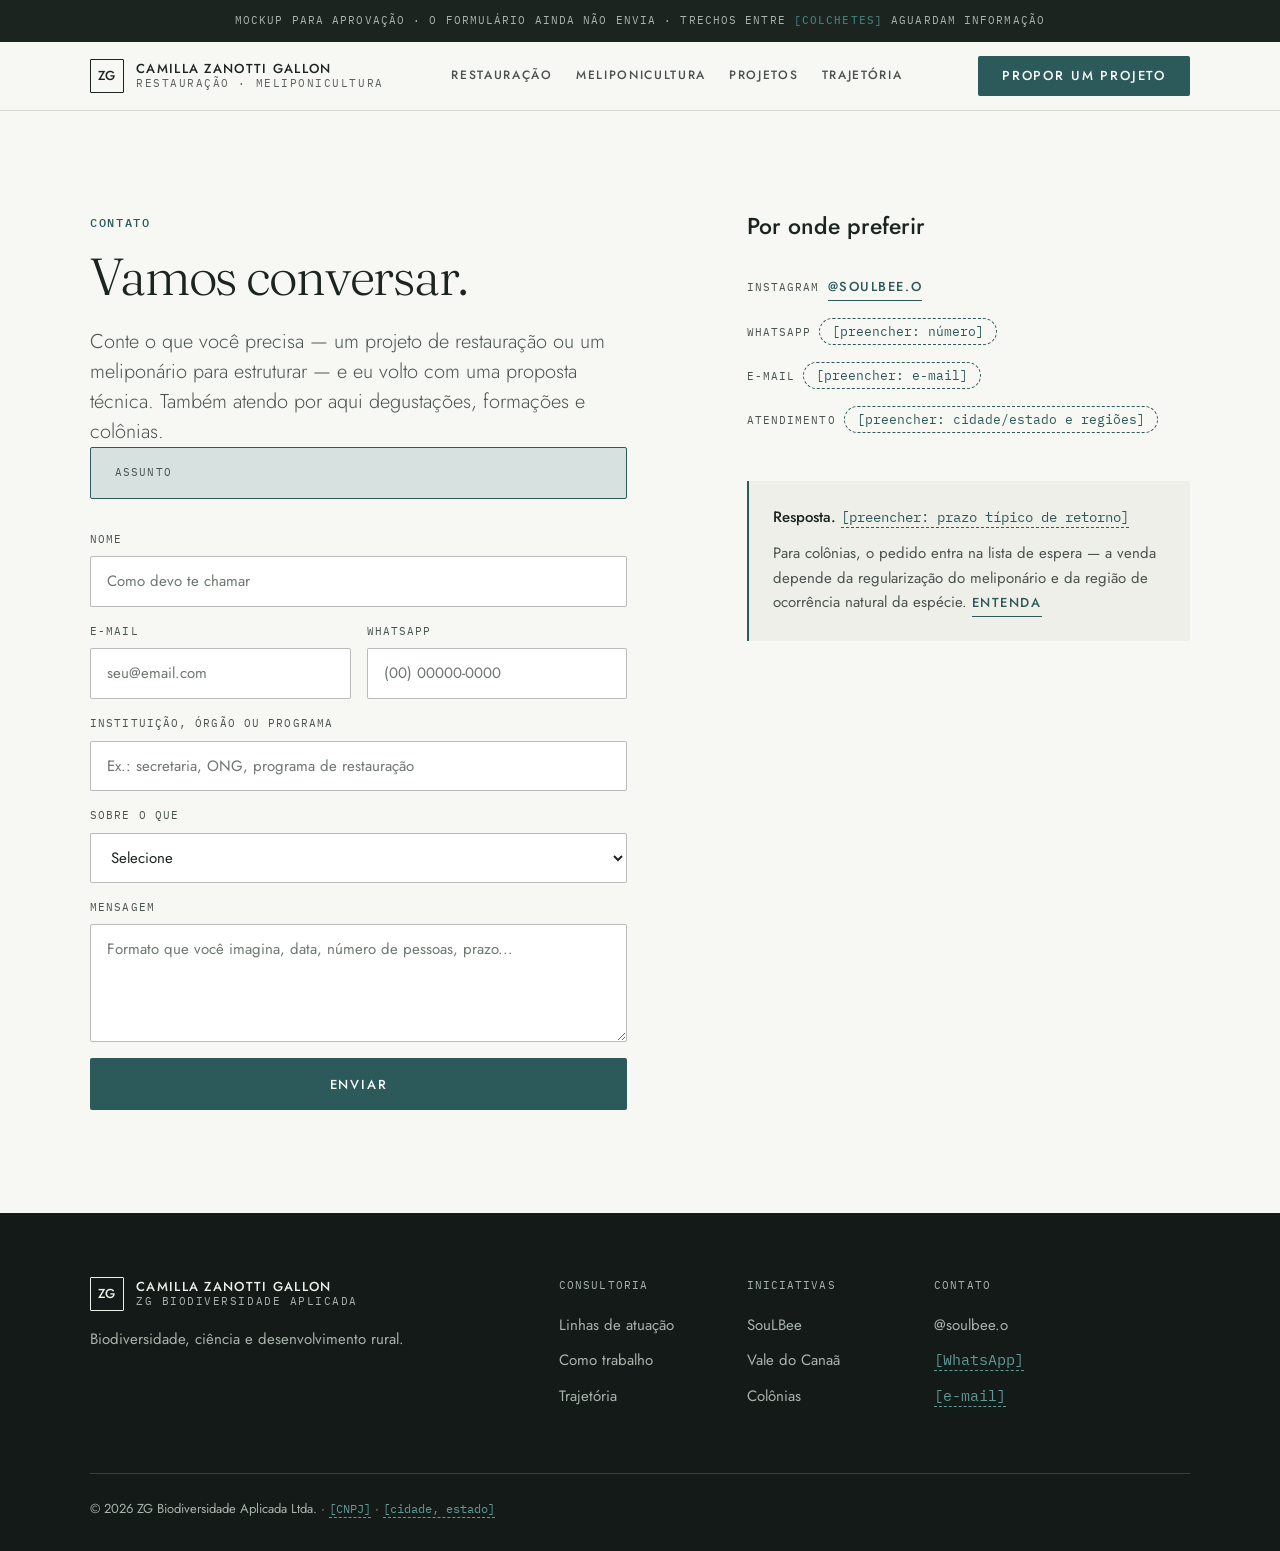
<file: contato.html>
<!DOCTYPE html>
<html lang="pt-BR">
<head>
<meta charset="utf-8">
<meta name="viewport" content="width=device-width,initial-scale=1">
<meta name="robots" content="noindex,nofollow">
<title>Falar com Camilla</title>
<link rel="preconnect" href="https://fonts.googleapis.com">
<link rel="preconnect" href="https://fonts.gstatic.com" crossorigin>
<link rel="stylesheet" href="https://fonts.googleapis.com/css2?family=Fraunces:ital,opsz,wght@0,9..144,300..500;1,9..144,300..500&family=IBM+Plex+Mono:ital,wght@0,400;0,500;1,400&family=Jost:ital,wght@0,300..500;1,400&display=swap">
<link rel="stylesheet" href="css/site.css">
</head>
<body>

<!-- ============================================================
     == SB:CONTATO == o ponto onde as três portas se encontram
     ============================================================
     O formulário JÁ SABE de onde a pessoa veio: cada CTA do site
     chega aqui com ?oferta=slug, e o JS transforma isso em um
     bloco de contexto visível + campo preenchido. Assim a
     mensagem nunca chega sem assunto.
     ============================================================ -->

<div id="site" lang="pt-BR" data-marca="zg">

<a class="skip" href="#conteudo">Ir para o conteúdo</a>

<div class="aviso mono-caps">
  Mockup para aprovação · o formulário ainda não envia ·
  trechos entre <b>[colchetes]</b> aguardam informação
</div>

<span class="sentinela" id="sentinela" aria-hidden="true"></span>

<header class="hdr" id="hdr" data-marca="zg">
  <div class="container hdr-in">
    <a class="wm" href="index.html" aria-label="Camilla Zanotti Gallon, início">
      <span class="wm-sig" aria-hidden="true">ZG</span>
      <span class="wm-txt">
        <b>Camilla Zanotti Gallon</b>
        <span>Restauração · Meliponicultura</span>
      </span>
    </a>
    <nav class="hdr-nav" aria-label="Navegação principal">
      <a href="index.html#consultoria">Restauração</a>
      <a href="meliponicultura.html">Meliponicultura</a>
      <a href="projetos.html">Projetos</a>
      <a href="index.html#trajetoria">Trajetória</a>
    </nav>
    <a class="btn btn-1 hdr-cta" href="contato.html?oferta=restauracao"
       style="min-height:40px;padding:0 var(--s-5)">Propor um projeto</a>
    <button class="burger" id="burger" aria-expanded="false" aria-controls="menu">
      Menu <span class="burger-x" aria-hidden="true"></span>
    </button>
  </div>
  <span class="hdr-fio" aria-hidden="true"></span>
</header>

<div class="menu" id="menu" hidden data-marca="zg">
  <button class="menu-fechar" id="menu-fechar">Fechar</button>
  <a href="index.html#consultoria">Restauração</a>
  <a href="meliponicultura.html">Meliponicultura</a>
  <a href="projetos.html">Projetos e experiências</a>
  <a href="index.html#trajetoria">Trajetória</a>
  <a href="contato.html?oferta=restauracao">Propor um projeto</a>
</div>

<main id="conteudo">

<section class="sec band-page">
  <div class="container">
    <div class="g12" style="row-gap:var(--s-8)">

      <div style="grid-column:1 / span 6">
        <span class="eyebrow">Contato</span>
        <h1 style="margin-top:var(--s-4)">Vamos conversar.</h1>
        <p class="lead" style="margin-top:var(--s-5)">
          Conte o que você precisa — um projeto de restauração ou um
          meliponário para estruturar — e eu volto com uma proposta técnica.
          Também atendo por aqui degustações, formações e colônias.
        </p>

        <!-- preenchido pelo JS a partir de ?oferta= -->
        <div class="contexto" id="contexto" hidden>
          <span class="mono-caps">Assunto</span>
          <b id="contexto-nome"></b>
        </div>

        <form class="form" data-mock novalidate style="margin-top:var(--s-6)">
          <div class="campo">
            <label for="ct-nome">Nome</label>
            <input id="ct-nome" name="nome" type="text" autocomplete="name" placeholder="Como devo te chamar">
          </div>
          <div class="form-2">
            <div class="campo">
              <label for="ct-email">E-mail</label>
              <input id="ct-email" name="email" type="email" autocomplete="email" placeholder="seu@email.com">
            </div>
            <div class="campo">
              <label for="ct-fone">WhatsApp</label>
              <input id="ct-fone" name="telefone" type="tel" autocomplete="tel" placeholder="(00) 00000-0000">
            </div>
          </div>
          <div class="campo">
            <label for="ct-org">Instituição, órgão ou programa</label>
            <input id="ct-org" name="organizacao" type="text" placeholder="Ex.: secretaria, ONG, programa de restauração">
          </div>
          <div class="campo">
            <label for="campo-assunto">Sobre o que</label>
            <select id="campo-assunto" name="assunto">
              <option value="">Selecione</option>
              <optgroup label="Consultoria em restauração florestal">
                <option>Projeto de restauração florestal</option>
                <option>Restauração — diagnóstico e planejamento de áreas</option>
                <option>Restauração — desenho de projetos e programas</option>
                <option>Restauração — polinizadores e biodiversidade funcional</option>
                <option>Restauração — monitoramento e indicadores</option>
                <option>Restauração — capacitação de equipes e comunidades</option>
              </optgroup>
              <optgroup label="Empreendedorismo na meliponicultura">
                <option>Empreendedorismo na meliponicultura</option>
                <option>Meliponicultura — viabilidade e plano de negócio</option>
                <option>Meliponicultura — espécies e região de ocorrência</option>
                <option>Meliponicultura — caminho da regularização</option>
                <option>Meliponicultura — produto, mercado e preço</option>
                <option>Formação em meliponicultura — introdução</option>
                <option>Formação em meliponicultura — manejo</option>
                <option>Formação em análise sensorial de méis</option>
                <option>Lista de espera — colônias de abelhas nativas</option>
              </optgroup>
              <optgroup label="Experiências SouLBee">
                <option>Degustação guiada para equipes e eventos</option>
                <option>Harmonização de méis</option>
                <option>Curadoria e análise sensorial de méis</option>
                <option>Participação como jurada em concursos</option>
              </optgroup>
              <option>Outro assunto</option>
            </select>
          </div>
          <div class="campo">
            <label for="ct-msg">Mensagem</label>
            <textarea id="ct-msg" name="mensagem"
              placeholder="Formato que você imagina, data, número de pessoas, prazo..."></textarea>
          </div>
          <input type="hidden" id="campo-oferta" name="oferta" value="">
          <button class="btn btn-1" type="submit">Enviar</button>
          <p class="form-aviso nota-legal mono-caps" hidden>
            Este é um mockup — o formulário ainda não envia. No site publicado,
            esta mensagem chegaria por e-mail e WhatsApp, já com o assunto
            preenchido.
          </p>
        </form>
      </div>

      <div style="grid-column:8 / span 5">
        <h3>Por onde preferir</h3>
        <dl class="canais" style="flex-direction:column;gap:var(--s-4);border-top:0;padding-top:var(--s-4);margin-top:var(--s-4)">
          <div class="canal">
            <dt>Instagram</dt>
            <dd><a class="lnk lnk-ac" href="https://instagram.com/soulbee.o"
                   target="_blank" rel="noopener noreferrer">@soulbee.o</a></dd>
          </div>
          <div class="canal">
            <dt>WhatsApp</dt>
            <dd><span class="chip-ph">[preencher: número]</span></dd>
          </div>
          <div class="canal">
            <dt>E-mail</dt>
            <dd><span class="chip-ph">[preencher: e-mail]</span></dd>
          </div>
          <div class="canal">
            <dt>Atendimento</dt>
            <dd><span class="chip-ph">[preencher: cidade/estado e regiões]</span></dd>
          </div>
        </dl>

        <div class="nota-legal" style="margin-top:var(--s-7)">
          <p>
            <strong>Resposta.</strong>
            <span class="ph">[preencher: prazo t&iacute;pico de retorno]</span>
          </p>
          <p>
            Para colônias, o pedido entra na lista de espera — a venda depende da
            regularização do meliponário e da região de ocorrência natural da
            espécie. <a class="lnk lnk-ac" href="meliponicultura.html#colonias">Entenda</a>
          </p>
        </div>
      </div>

    </div>
  </div>
</section>

</main>

<footer class="ft band-dark-2">
  <div class="container">
    <div class="g12 ft-grid">
      <div class="ft-marca">
        <span class="wm">
          <span class="wm-sig" aria-hidden="true">ZG</span>
          <span class="wm-txt">
            <b>Camilla Zanotti Gallon</b>
            <span>ZG Biodiversidade Aplicada</span>
          </span>
        </span>
        <p>Biodiversidade, ciência e desenvolvimento rural.</p>
      </div>
      <div class="ft-col">
        <h4>Consultoria</h4>
        <ul>
          <li><a href="index.html#consultoria">Linhas de atuação</a></li>
          <li><a href="index.html#metodo">Como trabalho</a></li>
          <li><a href="index.html#trajetoria">Trajetória</a></li>
        </ul>
      </div>
      <div class="ft-col">
        <h4>Iniciativas</h4>
        <ul>
          <li><a href="experiencias.html">SouLBee</a></li>
          <li><a href="meliponicultura.html">Vale do Canaã</a></li>
          <li><a href="meliponicultura.html#colonias">Colônias</a></li>
        </ul>
      </div>
      <div class="ft-col">
        <h4>Contato</h4>
        <ul>
          <li><a href="https://instagram.com/soulbee.o" target="_blank" rel="noopener noreferrer">@soulbee.o</a></li>
          <li><span class="ph">[WhatsApp]</span></li>
          <li><span class="ph">[e-mail]</span></li>
        </ul>
      </div>
    </div>
    <div class="ft-legal">
      <p>© 2026 ZG Biodiversidade Aplicada Ltda. · <span class="ph">[CNPJ]</span> · <span class="ph">[cidade, estado]</span></p>
    </div>
  </div>
</footer>

<noscript>
  <div class="aviso mono-caps">
    Sem JavaScript o formulário não preenche o assunto automaticamente —
    basta selecioná-lo na lista.
  </div>
</noscript>

</div><!-- /#site -->
<script src="js/site.js"></script>
</body>
</html>
</file>
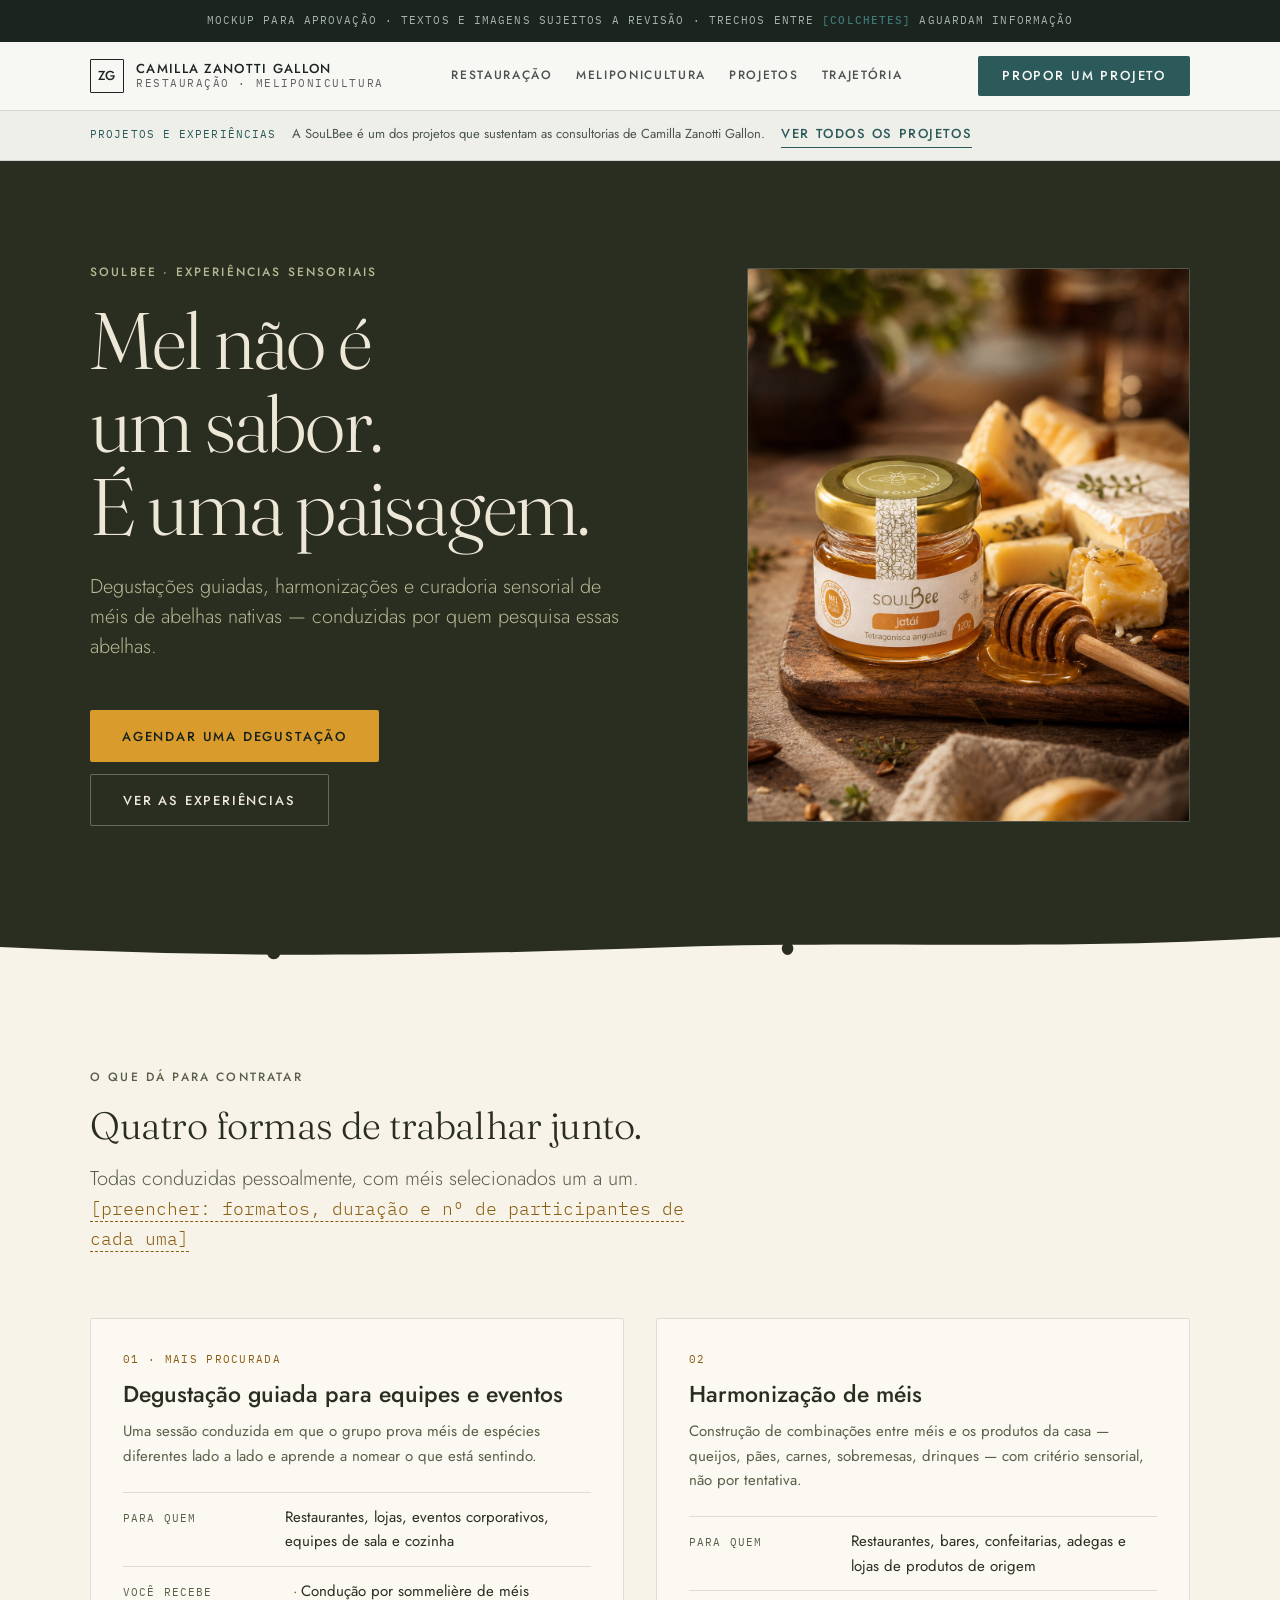
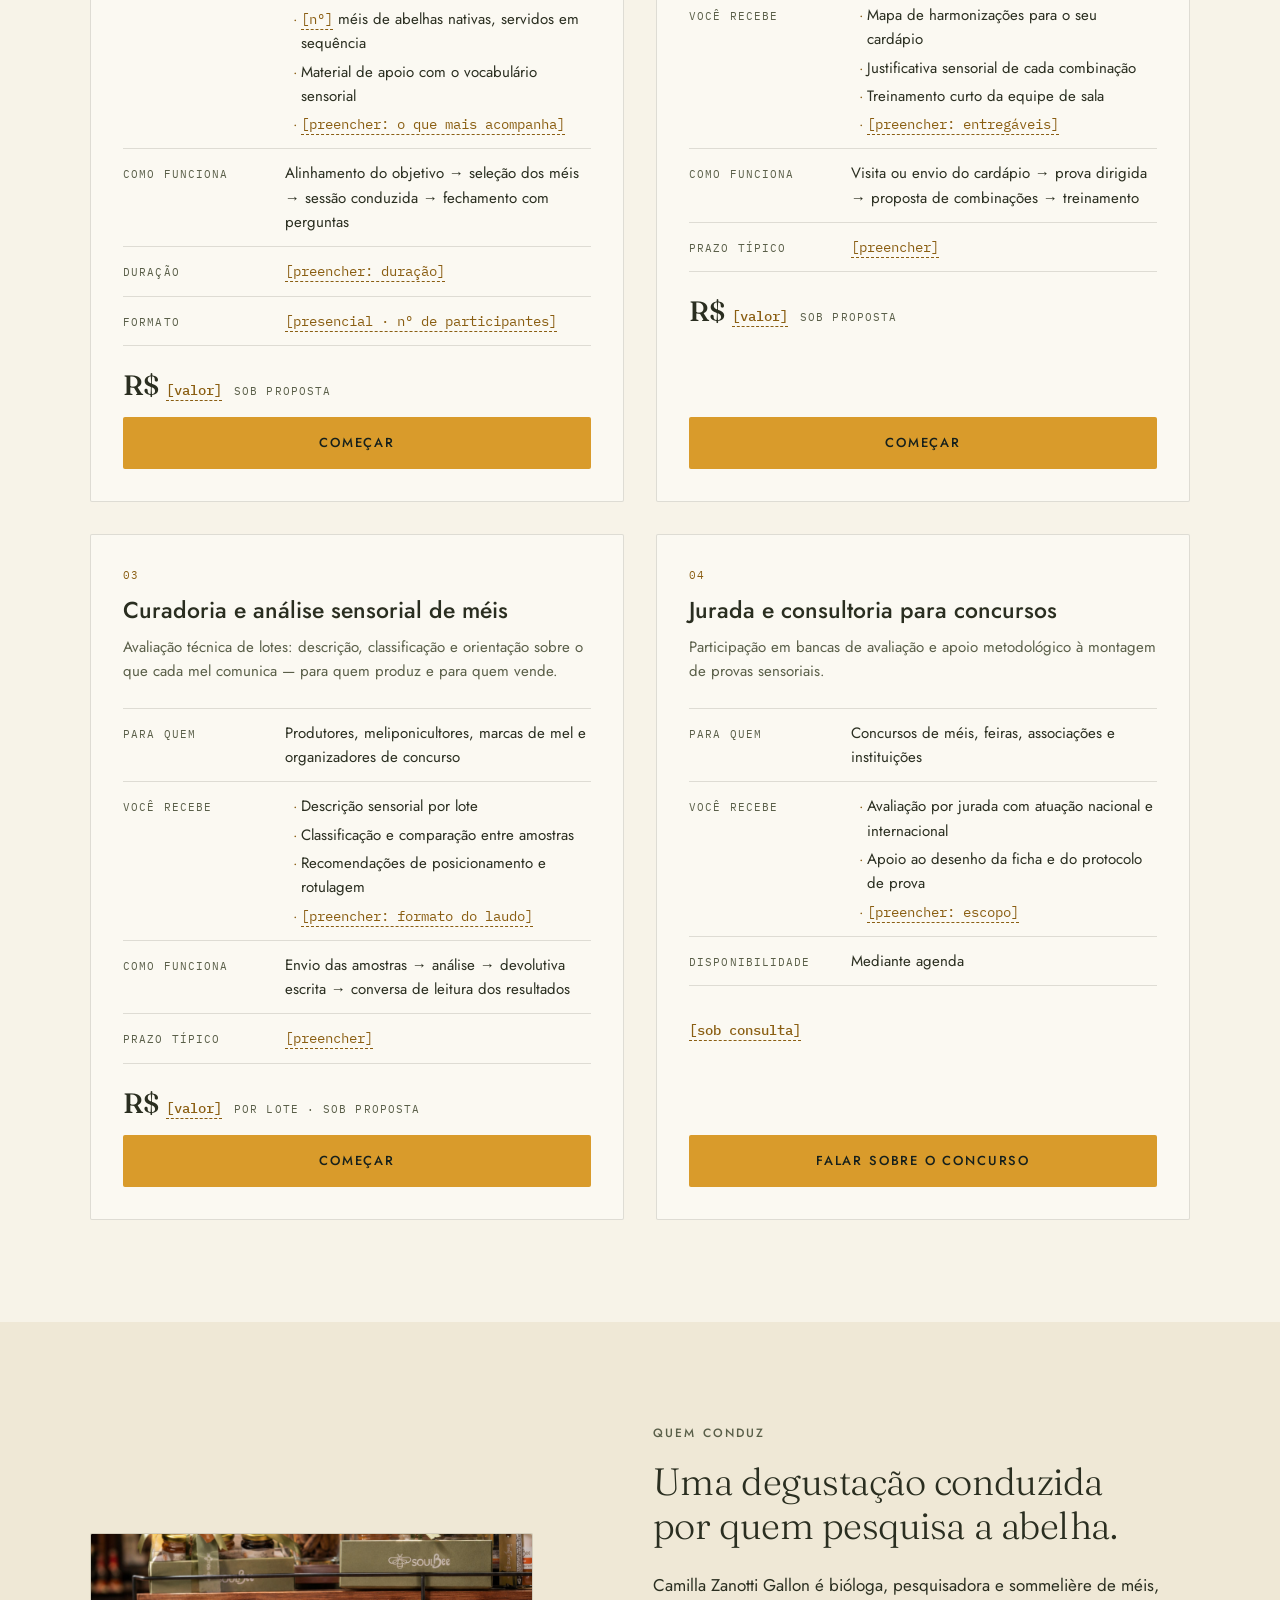
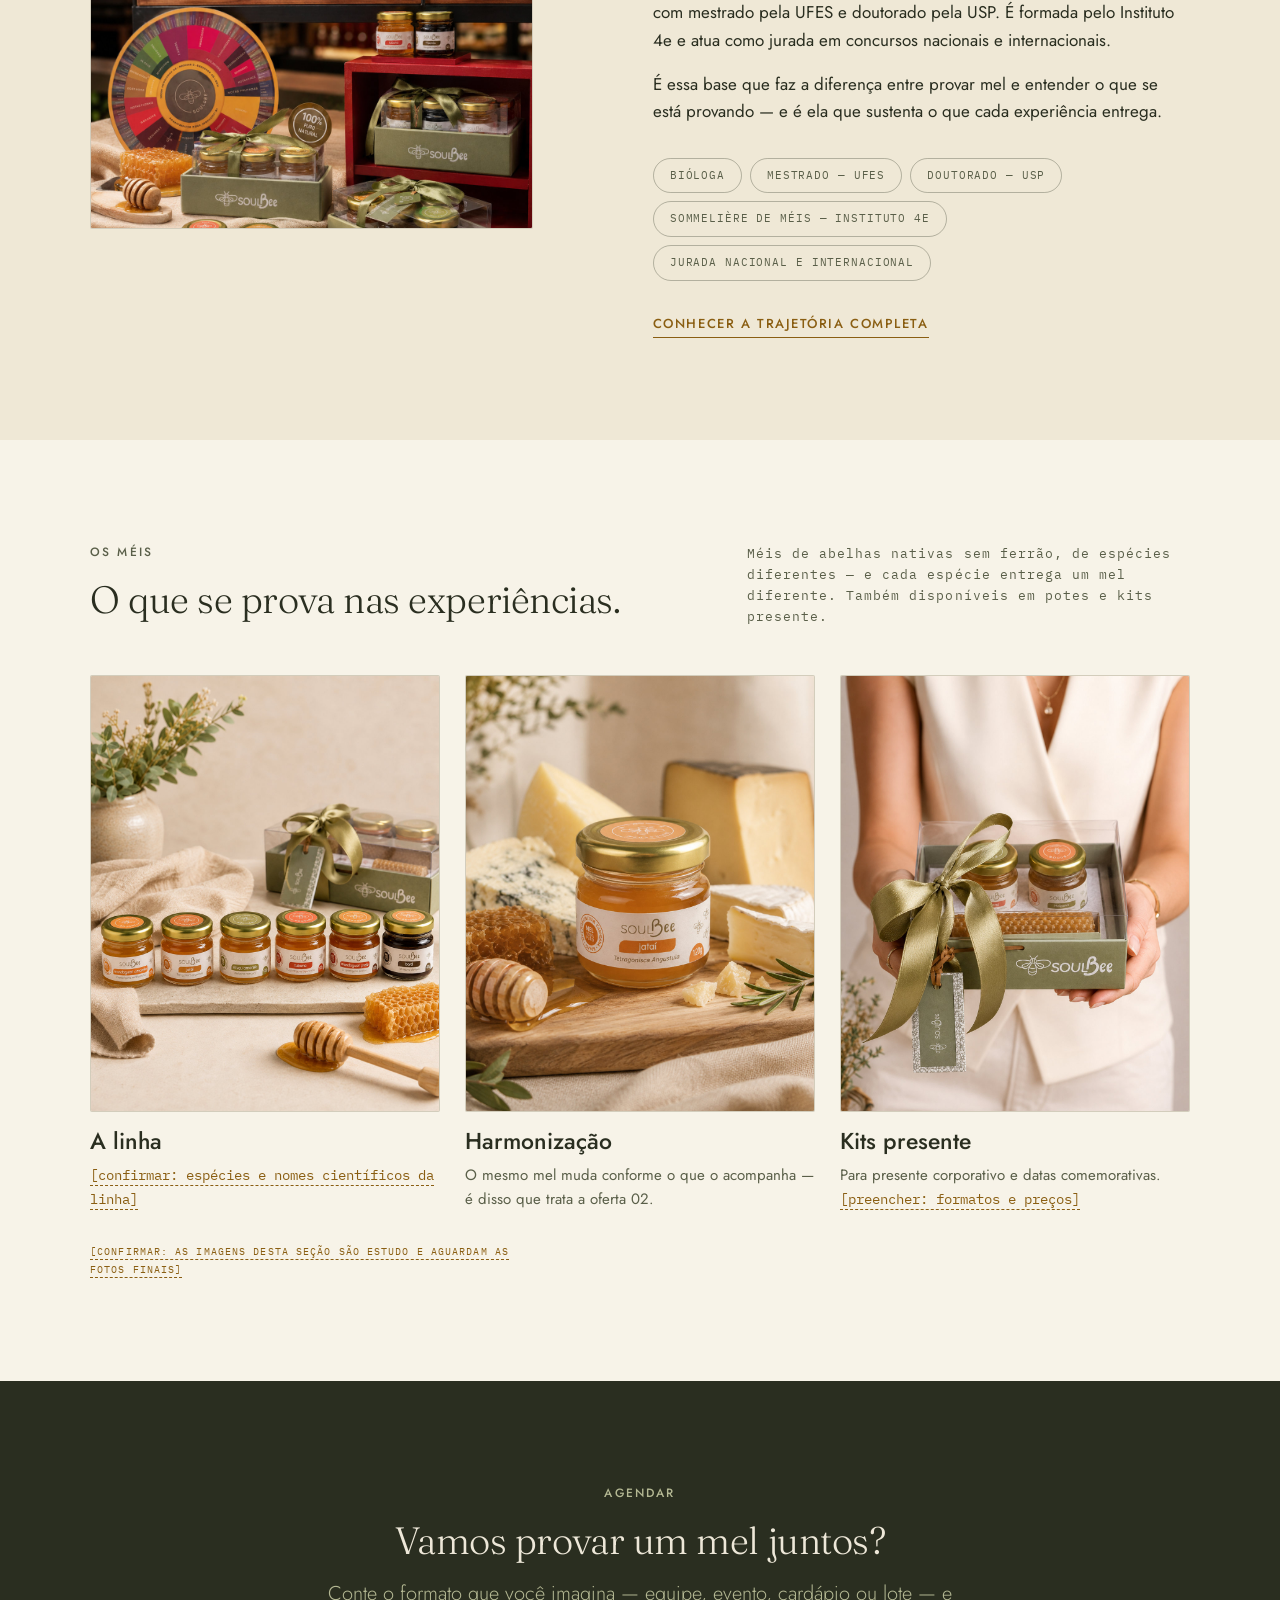
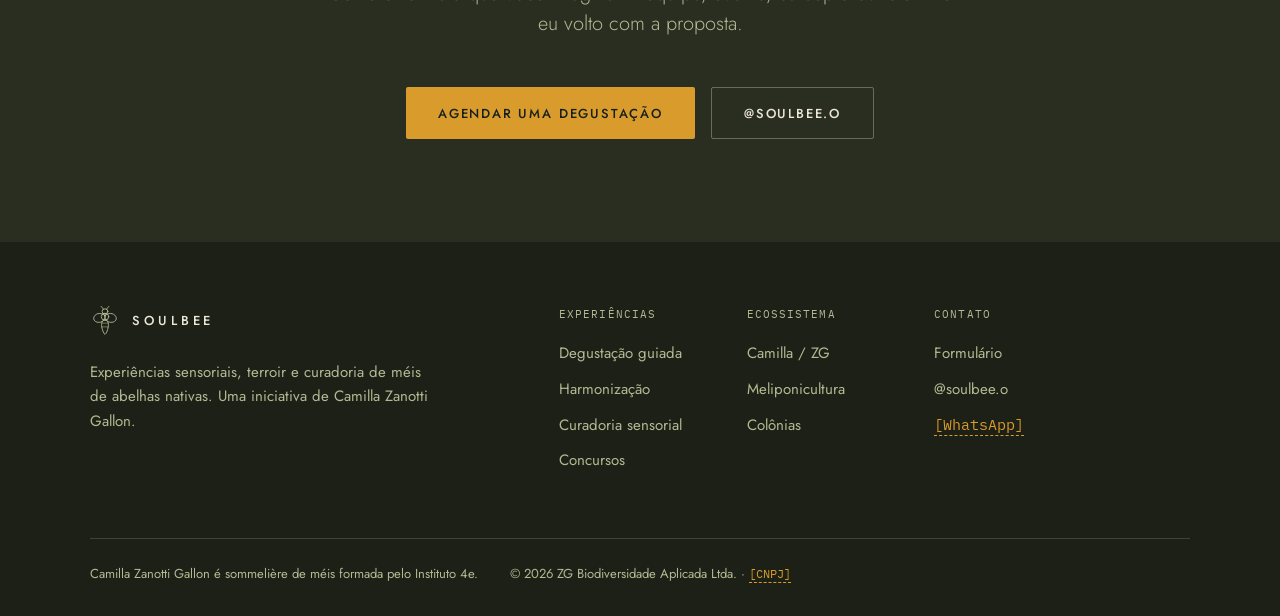
<file: experiencias.html>
<!DOCTYPE html>
<html lang="pt-BR">
<head>
<meta charset="utf-8">
<meta name="viewport" content="width=device-width,initial-scale=1">
<meta name="robots" content="noindex,nofollow">
<title>SouLBee — Experiências sensoriais</title>
<link rel="preconnect" href="https://fonts.googleapis.com">
<link rel="preconnect" href="https://fonts.gstatic.com" crossorigin>
<link rel="stylesheet" href="https://fonts.googleapis.com/css2?family=Fraunces:ital,opsz,wght@0,9..144,300..500;1,9..144,300..500&family=IBM+Plex+Mono:ital,wght@0,400;0,500;1,400&family=Jost:ital,wght@0,300..500;1,400&display=swap">
<link rel="stylesheet" href="css/site.css">
</head>
<body>

<!-- ============================================================
     == SB:EXPERIENCIAS == a página que mais vende
     ============================================================
     Mundo SouLBee inteiro, com navegação que se basta: um
     restaurante que chega direto aqui nunca precisa ver o
     enquadramento de biodiversidade se não quiser.

     Montada para virar subdomínio depois sem refazer nada — os
     links para fora são relativos e poucos.
     ============================================================ -->

<svg aria-hidden="true" focusable="false" style="position:absolute;width:0;height:0;overflow:hidden">
  <!-- abelha de voo: asas em grupos próprios, senão o transform
       do voo briga com o da batida -->
  <g id="sb-abelha-voo" fill="none" stroke="currentColor" stroke-width="1.2"
     stroke-linecap="round" vector-effect="non-scaling-stroke">
    <g class="asa"><path d="M23 17 C15 11 5 14 3 22 C2 28 9 32 16 30 C22 28 25 23 23 17 Z"/></g>
    <g class="asa"><path d="M25 17 C33 11 43 14 45 22 C46 28 39 32 32 30 C26 28 23 23 25 17 Z"/></g>
    <ellipse cx="24" cy="20" rx="7" ry="6.5"/>
    <path d="M24 26 C30 26 31 33 30 39 C29 46 26 52 24 53 C22 52 19 46 18 39 C17 33 18 26 24 26 Z"/>
    <g stroke="none" fill="var(--band,#D99B2B)" opacity=".8">
      <rect x="17.5" y="31" width="13" height="3.4" rx="1"/>
      <rect x="18" y="38" width="12" height="3.2" rx="1"/>
    </g>
    <ellipse cx="24" cy="10" rx="5.4" ry="4.8"/>
    <path d="M21 6 C19 3 18 2 16 0 M27 6 C29 3 30 2 32 0"/>
  </g>

  <symbol id="glifo-bee" viewBox="0 0 48 56" fill="none" stroke="currentColor"
          stroke-width="1.5" stroke-linecap="round" vector-effect="non-scaling-stroke">
    <path d="M23 17 C15 11 5 14 3 22 C2 28 9 32 16 30 C22 28 25 23 23 17 Z"/>
    <path d="M25 17 C33 11 43 14 45 22 C46 28 39 32 32 30 C26 28 23 23 25 17 Z"/>
    <ellipse cx="24" cy="20" rx="7" ry="6.5"/>
    <path d="M24 26 C30 26 31 33 30 39 C29 46 26 52 24 53 C22 52 19 46 18 39 C17 33 18 26 24 26 Z"/>
    <path d="M18 32 H30 M18 39 H30" opacity=".6"/>
    <ellipse cx="24" cy="10" rx="5.4" ry="4.8"/>
    <path d="M21 6 C19 3 18 2 16 0 M27 6 C29 3 30 2 32 0"/>
  </symbol>
</svg>

<div id="site" lang="pt-BR" data-marca="soulbee">

<a class="skip" href="#conteudo">Ir para o conteúdo</a>

<div class="aviso mono-caps">
  Mockup para aprovação · textos e imagens sujeitos a revisão ·
  trechos entre <b>[colchetes]</b> aguardam informação
</div>

<span class="sentinela" id="sentinela" aria-hidden="true"></span>

<header class="hdr" id="hdr" data-marca="zg">
  <div class="container hdr-in">
    <a class="wm" href="index.html" aria-label="Camilla Zanotti Gallon, início">
      <span class="wm-sig" aria-hidden="true">ZG</span>
      <span class="wm-txt">
        <b>Camilla Zanotti Gallon</b>
        <span>Restauração · Meliponicultura</span>
      </span>
    </a>
    <nav class="hdr-nav" aria-label="Navegação principal">
      <a href="index.html#consultoria">Restauração</a>
      <a href="meliponicultura.html">Meliponicultura</a>
      <a href="projetos.html">Projetos</a>
      <a href="index.html#trajetoria">Trajetória</a>
    </nav>
    <a class="btn btn-1 hdr-cta" href="contato.html?oferta=restauracao"
       style="min-height:40px;padding:0 var(--s-5)">Propor um projeto</a>
    <button class="burger" id="burger" aria-expanded="false" aria-controls="menu">
      Menu <span class="burger-x" aria-hidden="true"></span>
    </button>
  </div>
  <span class="hdr-fio" aria-hidden="true"></span>
</header>

<div class="menu" id="menu" hidden data-marca="zg">
  <button class="menu-fechar" id="menu-fechar">Fechar</button>
  <a href="index.html#consultoria">Restauração</a>
  <a href="meliponicultura.html">Meliponicultura</a>
  <a href="projetos.html">Projetos e experiências</a>
  <a href="index.html#trajetoria">Trajetória</a>
  <a href="contato.html?oferta=restauracao">Propor um projeto</a>
</div>

<!-- faixa de contexto: esta página é um case do portfólio -->
<div class="case-faixa" data-marca="zg">
  <div class="container">
    <span class="mono-caps">Projetos e experiências</span>
    <span>A SouLBee é um dos projetos que sustentam as consultorias de Camilla Zanotti Gallon.</span>
    <a class="lnk lnk-ac" href="projetos.html">Ver todos os projetos</a>
  </div>
</div>

<main id="conteudo">

<!-- ============================================================
     == SB:HERO == o mundo SouLBee: creme, sage e mel
     ============================================================ -->
<section class="hero band-dark" style="overflow:hidden">
  <div class="art"><div id="voo" aria-hidden="true"></div></div>
  <div class="container corpo">
    <div class="g12" style="align-items:center;row-gap:var(--s-7)">
      <div style="grid-column:1 / span 6">
        <span class="eyebrow">SouLBee · experiências sensoriais</span>
        <h1 style="font-size:var(--fs-hero)">Mel não é um sabor.<br>É uma paisagem.</h1>
        <p class="lead">
          Degustações guiadas, harmonizações e curadoria sensorial de méis de
          abelhas nativas — conduzidas por quem pesquisa essas abelhas.
        </p>
        <div class="btn-row">
          <a class="btn btn-1" href="contato.html?oferta=degustacao-equipes">Agendar uma degustação</a>
          <a class="btn btn-2" href="#ofertas">Ver as experiências</a>
        </div>
      </div>
      <div style="grid-column:8 / span 5">
        <figure class="moldura tem-foto" style="--ratio:4/5;--pos:50% 55%">
          <img src="assets/produto-4.jpg" alt="Pote de mel jataí ao lado de uma tábua de queijos" fetchpriority="high" decoding="async">
        </figure>
      </div>
    </div>
  </div>
</section>

<svg class="divisor" viewBox="0 0 1440 90" preserveAspectRatio="none" aria-hidden="true">
  <path d="M0 0 H1440 V48 C1180 68 1010 52 760 62 C520 72 300 80 0 62 Z" fill="#2A2E20"/>
  <g fill="#2A2E20">
    <g class="gota" style="--dl:0ms"><rect x="306" y="18" width="4" height="48"/><ellipse cx="308" cy="68" rx="8" ry="11"/></g>
    <g class="gota" style="--dl:1500ms"><rect x="884.5" y="18" width="3" height="44"/><ellipse cx="886" cy="64" rx="6.5" ry="9"/></g>
  </g>
</svg>

<!-- ============================================================
     == SB:OFERTAS ==
     O esqueleto fixo é o que transforma "área de atuação" em
     algo comprável: O que é · Para quem · O que você recebe ·
     Como funciona · Prazo · Investimento · Começar.
     ============================================================ -->
<section class="sec band-page" id="ofertas">
  <div class="container">
    <div class="reveal" style="margin-bottom:var(--s-8);max-width:62ch">
      <span class="eyebrow">O que dá para contratar</span>
      <h2 style="margin-top:var(--s-4)">Quatro formas de trabalhar junto.</h2>
      <p class="lead" style="margin-top:var(--s-4)">
        Todas conduzidas pessoalmente, com méis selecionados um a um.
        <span class="ph">[preencher: formatos, duração e nº de participantes de cada uma]</span>
      </p>
    </div>

    <div class="ofertas">

      <article class="oferta reveal" data-i="0">
        <div class="oferta-topo">
          <span class="oferta-tag">01 · mais procurada</span>
          <h3>Degustação guiada para equipes e eventos</h3>
          <p class="oferta-sub">
            Uma sessão conduzida em que o grupo prova méis de espécies
            diferentes lado a lado e aprende a nomear o que está sentindo.
          </p>
        </div>
        <div class="oferta-corpo">
          <dl class="ficha">
            <div><dt>Para quem</dt><dd>Restaurantes, lojas, eventos corporativos, equipes de sala e cozinha</dd></div>
            <div><dt>Você recebe</dt><dd><ul>
              <li>Condução por sommelière de méis</li>
              <li><span class="ph">[nº]</span> méis de abelhas nativas, servidos em sequência</li>
              <li>Material de apoio com o vocabulário sensorial</li>
              <li><span class="ph">[preencher: o que mais acompanha]</span></li>
            </ul></dd></div>
            <div><dt>Como funciona</dt><dd>Alinhamento do objetivo → seleção dos méis → sessão conduzida → fechamento com perguntas</dd></div>
            <div><dt>Duração</dt><dd><span class="ph">[preencher: duração]</span></dd></div>
            <div><dt>Formato</dt><dd><span class="ph">[presencial · nº de participantes]</span></dd></div>
          </dl>
          <div class="oferta-preco">
            <b>R$ <span class="ph">[valor]</span></b>
            <small>sob proposta</small>
          </div>
          <a class="btn btn-1" href="contato.html?oferta=degustacao-equipes">Começar</a>
        </div>
      </article>

      <article class="oferta reveal" data-i="1">
        <div class="oferta-topo">
          <span class="oferta-tag">02</span>
          <h3>Harmonização de méis</h3>
          <p class="oferta-sub">
            Construção de combinações entre méis e os produtos da casa — queijos,
            pães, carnes, sobremesas, drinques — com critério sensorial, não por
            tentativa.
          </p>
        </div>
        <div class="oferta-corpo">
          <dl class="ficha">
            <div><dt>Para quem</dt><dd>Restaurantes, bares, confeitarias, adegas e lojas de produtos de origem</dd></div>
            <div><dt>Você recebe</dt><dd><ul>
              <li>Mapa de harmonizações para o seu cardápio</li>
              <li>Justificativa sensorial de cada combinação</li>
              <li>Treinamento curto da equipe de sala</li>
              <li><span class="ph">[preencher: entregáveis]</span></li>
            </ul></dd></div>
            <div><dt>Como funciona</dt><dd>Visita ou envio do cardápio → prova dirigida → proposta de combinações → treinamento</dd></div>
            <div><dt>Prazo típico</dt><dd><span class="ph">[preencher]</span></dd></div>
          </dl>
          <div class="oferta-preco">
            <b>R$ <span class="ph">[valor]</span></b>
            <small>sob proposta</small>
          </div>
          <a class="btn btn-1" href="contato.html?oferta=harmonizacao">Começar</a>
        </div>
      </article>

      <article class="oferta reveal" data-i="2">
        <div class="oferta-topo">
          <span class="oferta-tag">03</span>
          <h3>Curadoria e análise sensorial de méis</h3>
          <p class="oferta-sub">
            Avaliação técnica de lotes: descrição, classificação e orientação
            sobre o que cada mel comunica — para quem produz e para quem vende.
          </p>
        </div>
        <div class="oferta-corpo">
          <dl class="ficha">
            <div><dt>Para quem</dt><dd>Produtores, meliponicultores, marcas de mel e organizadores de concurso</dd></div>
            <div><dt>Você recebe</dt><dd><ul>
              <li>Descrição sensorial por lote</li>
              <li>Classificação e comparação entre amostras</li>
              <li>Recomendações de posicionamento e rotulagem</li>
              <li><span class="ph">[preencher: formato do laudo]</span></li>
            </ul></dd></div>
            <div><dt>Como funciona</dt><dd>Envio das amostras → análise → devolutiva escrita → conversa de leitura dos resultados</dd></div>
            <div><dt>Prazo típico</dt><dd><span class="ph">[preencher]</span></dd></div>
          </dl>
          <div class="oferta-preco">
            <b>R$ <span class="ph">[valor]</span></b>
            <small>por lote · sob proposta</small>
          </div>
          <a class="btn btn-1" href="contato.html?oferta=curadoria">Começar</a>
        </div>
      </article>

      <article class="oferta reveal" data-i="3">
        <div class="oferta-topo">
          <span class="oferta-tag">04</span>
          <h3>Jurada e consultoria para concursos</h3>
          <p class="oferta-sub">
            Participação em bancas de avaliação e apoio metodológico à montagem
            de provas sensoriais.
          </p>
        </div>
        <div class="oferta-corpo">
          <dl class="ficha">
            <div><dt>Para quem</dt><dd>Concursos de méis, feiras, associações e instituições</dd></div>
            <div><dt>Você recebe</dt><dd><ul>
              <li>Avaliação por jurada com atuação nacional e internacional</li>
              <li>Apoio ao desenho da ficha e do protocolo de prova</li>
              <li><span class="ph">[preencher: escopo]</span></li>
            </ul></dd></div>
            <div><dt>Disponibilidade</dt><dd>Mediante agenda</dd></div>
          </dl>
          <div class="oferta-preco">
            <b><span class="ph">[sob consulta]</span></b>
          </div>
          <a class="btn btn-1" href="contato.html?oferta=jurada">Falar sobre o concurso</a>
        </div>
      </article>

    </div>
  </div>
</section>

<!-- ============================================================
     == SB:AUTORIDADE ==
     O argumento de preço. A degustação não custa o que custa
     por ser degustação — custa por quem conduz.
     ============================================================ -->
<section class="sec band-sunken" id="autoridade">
  <div class="container">
    <div class="g12" style="align-items:center;row-gap:var(--s-7)">
      <div style="grid-column:1 / span 5" class="reveal">
        <figure class="moldura tem-foto" style="--ratio:3/2;--pos:50% 50%">
          <img src="assets/produto-5.jpg" alt="Expositor SouLBee com kits e potes em uma adega" loading="lazy" decoding="async">
        </figure>
      </div>
      <div style="grid-column:7 / span 6" class="reveal" data-i="1">
        <span class="eyebrow">Quem conduz</span>
        <h2 style="margin-top:var(--s-4)">Uma degustação conduzida por quem pesquisa a abelha.</h2>
        <p style="margin-top:var(--s-5)">
          Camilla Zanotti Gallon é bióloga, pesquisadora e sommelière de méis,
          com mestrado pela UFES e doutorado pela USP. É formada pelo Instituto
          4e e atua como jurada em concursos nacionais e internacionais.
        </p>
        <p style="margin-top:var(--s-4)">
          É essa base que faz a diferença entre provar mel e entender o que se
          está provando — e é ela que sustenta o que cada experiência entrega.
        </p>
        <ul class="creds" style="margin-top:var(--s-6)">
          <li>Bióloga</li>
          <li>Mestrado — UFES</li>
          <li>Doutorado — USP</li>
          <li>Sommelière de méis — Instituto 4e</li>
          <li>Jurada nacional e internacional</li>
        </ul>
        <a class="lnk lnk-ac" href="index.html" style="margin-top:var(--s-6)">Conhecer a trajetória completa</a>
      </div>
    </div>
  </div>
</section>

<!-- ============================================================
     == SB:MEIS == catálogo em segundo plano, de propósito
     O documento é explícito: SouLBee não é comércio de mel. Os
     potes aparecem como consequência da experiência, não como
     manchete.
     ============================================================ -->
<section class="sec band-page" id="meis">
  <div class="container">
    <div class="g12" style="row-gap:var(--s-6);margin-bottom:var(--s-7)">
      <div style="grid-column:1 / span 6" class="reveal">
        <span class="eyebrow">Os méis</span>
        <h2 style="margin-top:var(--s-4)">O que se prova nas experiências.</h2>
      </div>
      <p class="mono reveal" data-i="1" style="grid-column:8 / span 5;align-self:end;color:var(--tx-2)">
        Méis de abelhas nativas sem ferrão, de espécies diferentes — e cada
        espécie entrega um mel diferente. Também disponíveis em potes e kits
        presente.
      </p>
    </div>

    <div class="g12" style="row-gap:var(--s-6)">
      <div style="grid-column:span 4" class="reveal" data-i="0">
        <figure class="moldura tem-foto" style="--ratio:4/5">
          <img src="assets/produto-1.jpg" alt="Seis potes de mel SouLBee enfileirados, com caixa presente e favo" loading="lazy" decoding="async">
        </figure>
        <h3 style="margin-top:var(--s-4)">A linha</h3>
        <p style="color:var(--tx-2);font-size:var(--fs-300);margin-top:var(--s-2)">
          <span class="ph">[confirmar: espécies e nomes científicos da linha]</span>
        </p>
      </div>
      <div style="grid-column:span 4" class="reveal" data-i="1">
        <figure class="moldura tem-foto" style="--ratio:4/5">
          <img src="assets/produto-9.jpg" alt="Pote de mel jataí sobre tábua com queijos" loading="lazy" decoding="async">
        </figure>
        <h3 style="margin-top:var(--s-4)">Harmonização</h3>
        <p style="color:var(--tx-2);font-size:var(--fs-300);margin-top:var(--s-2)">
          O mesmo mel muda conforme o que o acompanha — é disso que trata a
          oferta 02.
        </p>
      </div>
      <div style="grid-column:span 4" class="reveal" data-i="2">
        <figure class="moldura tem-foto" style="--ratio:4/5">
          <img src="assets/produto-8.jpg" alt="Caixa presente SouLBee com laço de cetim, segurada nas mãos" loading="lazy" decoding="async">
        </figure>
        <h3 style="margin-top:var(--s-4)">Kits presente</h3>
        <p style="color:var(--tx-2);font-size:var(--fs-300);margin-top:var(--s-2)">
          Para presente corporativo e datas comemorativas.
          <span class="ph">[preencher: formatos e preços]</span>
        </p>
      </div>
    </div>

    <p class="mono-caps reveal" style="color:var(--tx-2);margin-top:var(--s-6)">
      <span class="ph">[confirmar: as imagens desta se&ccedil;&atilde;o s&atilde;o estudo e aguardam as fotos finais]</span>
    </p>
  </div>
</section>

<!-- == SB:CTA == -->
<section class="sec band-dark" id="agendar">
  <div class="container" style="text-align:center;max-width:720px">
    <span class="eyebrow reveal">Agendar</span>
    <h2 class="reveal" data-i="1" style="margin-top:var(--s-4)">Vamos provar um mel juntos?</h2>
    <p class="lead reveal" data-i="2" style="margin:var(--s-4) auto 0">
      Conte o formato que você imagina — equipe, evento, cardápio ou lote — e eu
      volto com a proposta.
    </p>
    <div class="btn-row reveal" data-i="3" style="justify-content:center;margin-top:var(--s-7)">
      <a class="btn btn-1" href="contato.html?oferta=degustacao-equipes">Agendar uma degustação</a>
      <a class="btn btn-2" href="https://instagram.com/soulbee.o" target="_blank" rel="noopener noreferrer">@soulbee.o</a>
    </div>
  </div>
</section>

</main>

<footer class="ft band-dark-2">
  <div class="container">
    <div class="g12 ft-grid">
      <div class="ft-marca">
        <span class="wm-sb">
          <svg viewBox="0 0 48 56" aria-hidden="true" style="width:30px;height:30px;color:var(--sb-sage-2)"><use href="#glifo-bee"/></svg>
          <b>SouLBee</b>
        </span>
        <p>
          Experiências sensoriais, terroir e curadoria de méis de abelhas
          nativas. Uma iniciativa de Camilla Zanotti Gallon.
        </p>
      </div>
      <div class="ft-col">
        <h4>Experiências</h4>
        <ul>
          <li><a href="#ofertas">Degustação guiada</a></li>
          <li><a href="#ofertas">Harmonização</a></li>
          <li><a href="#ofertas">Curadoria sensorial</a></li>
          <li><a href="#ofertas">Concursos</a></li>
        </ul>
      </div>
      <div class="ft-col">
        <h4>Ecossistema</h4>
        <ul>
          <li><a href="index.html">Camilla / ZG</a></li>
          <li><a href="meliponicultura.html">Meliponicultura</a></li>
          <li><a href="meliponicultura.html#colonias">Colônias</a></li>
        </ul>
      </div>
      <div class="ft-col">
        <h4>Contato</h4>
        <ul>
          <li><a href="contato.html">Formulário</a></li>
          <li><a href="https://instagram.com/soulbee.o" target="_blank" rel="noopener noreferrer">@soulbee.o</a></li>
          <li><span class="ph">[WhatsApp]</span></li>
        </ul>
      </div>
    </div>
    <div class="ft-legal">
      <p>Camilla Zanotti Gallon é sommelière de méis formada pelo Instituto 4e.</p>
      <p>© 2026 ZG Biodiversidade Aplicada Ltda. · <span class="ph">[CNPJ]</span></p>
    </div>
  </div>
</footer>

<noscript>
  <div class="aviso mono-caps">
    Alguns efeitos precisam de JavaScript, mas todo o conteúdo desta página
    está disponível sem ele.
  </div>
</noscript>

</div><!-- /#site -->
<script src="js/site.js"></script>
</body>
</html>
</file>
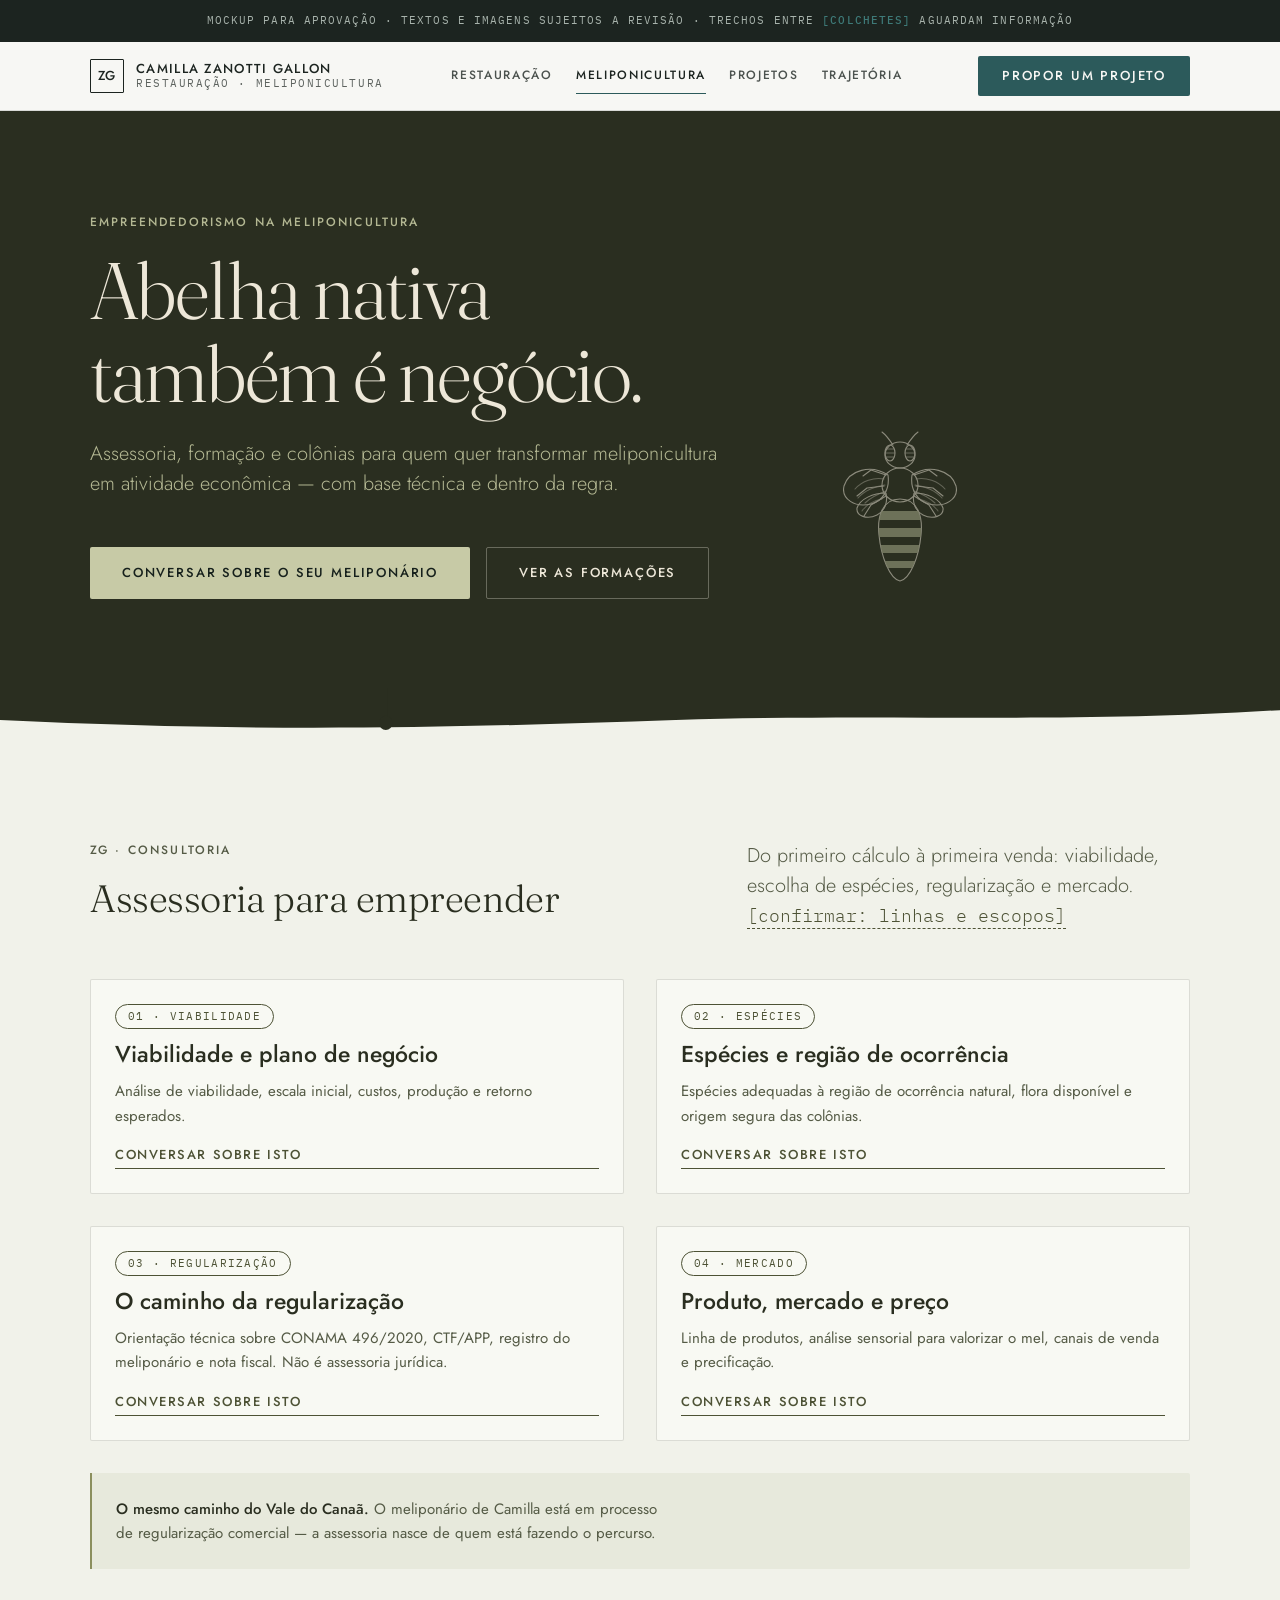
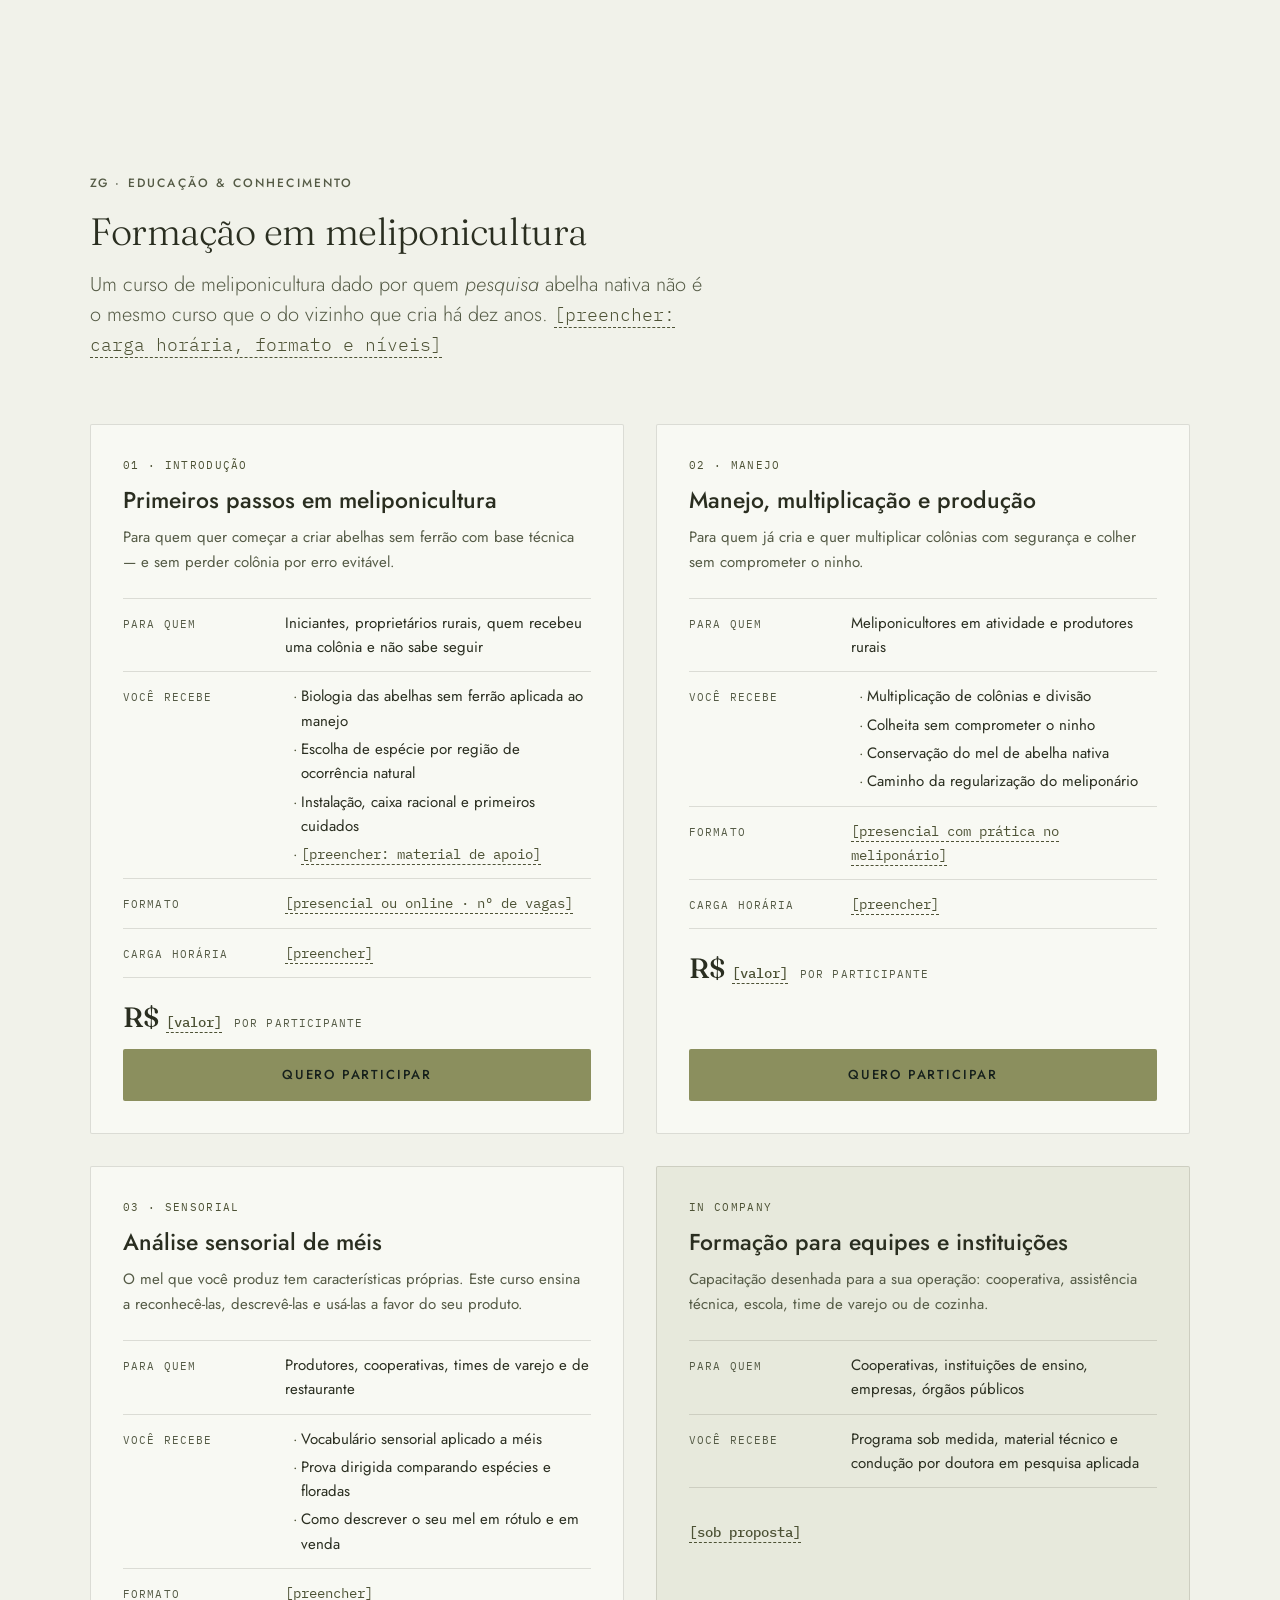
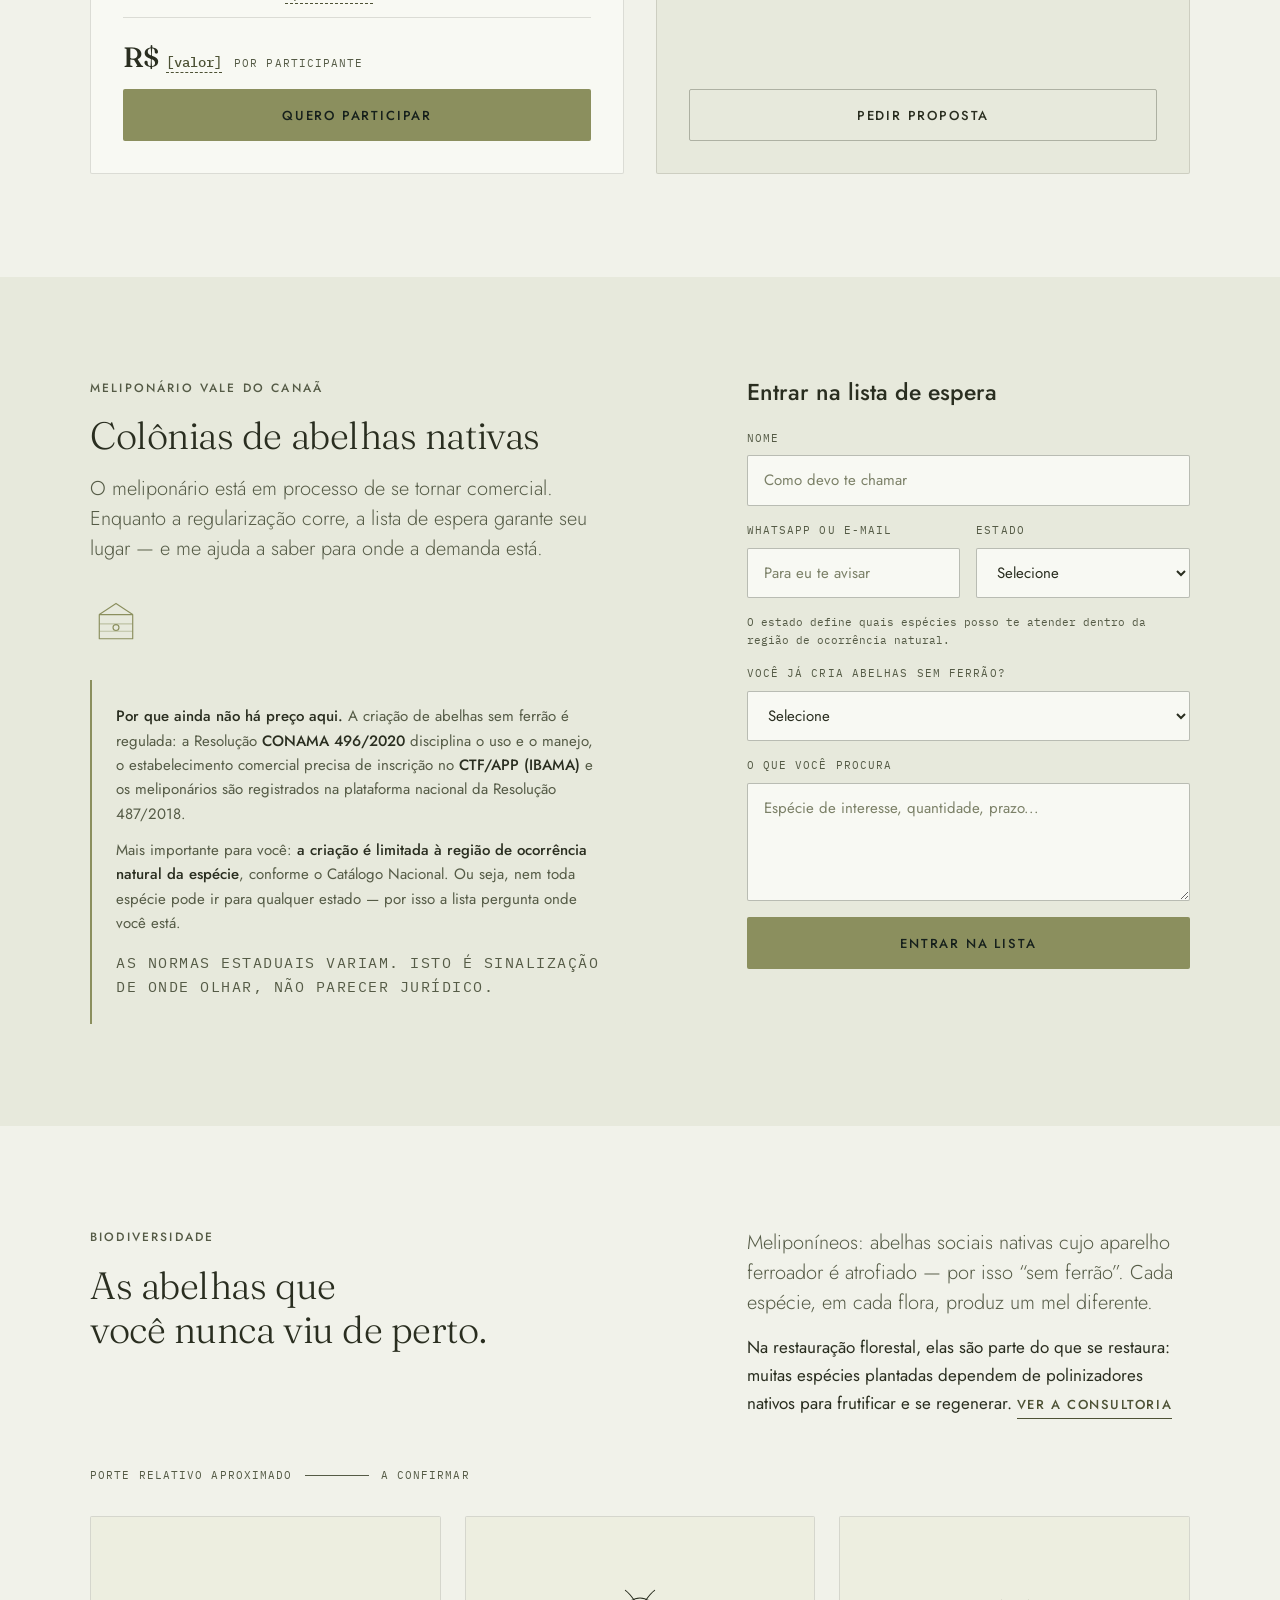
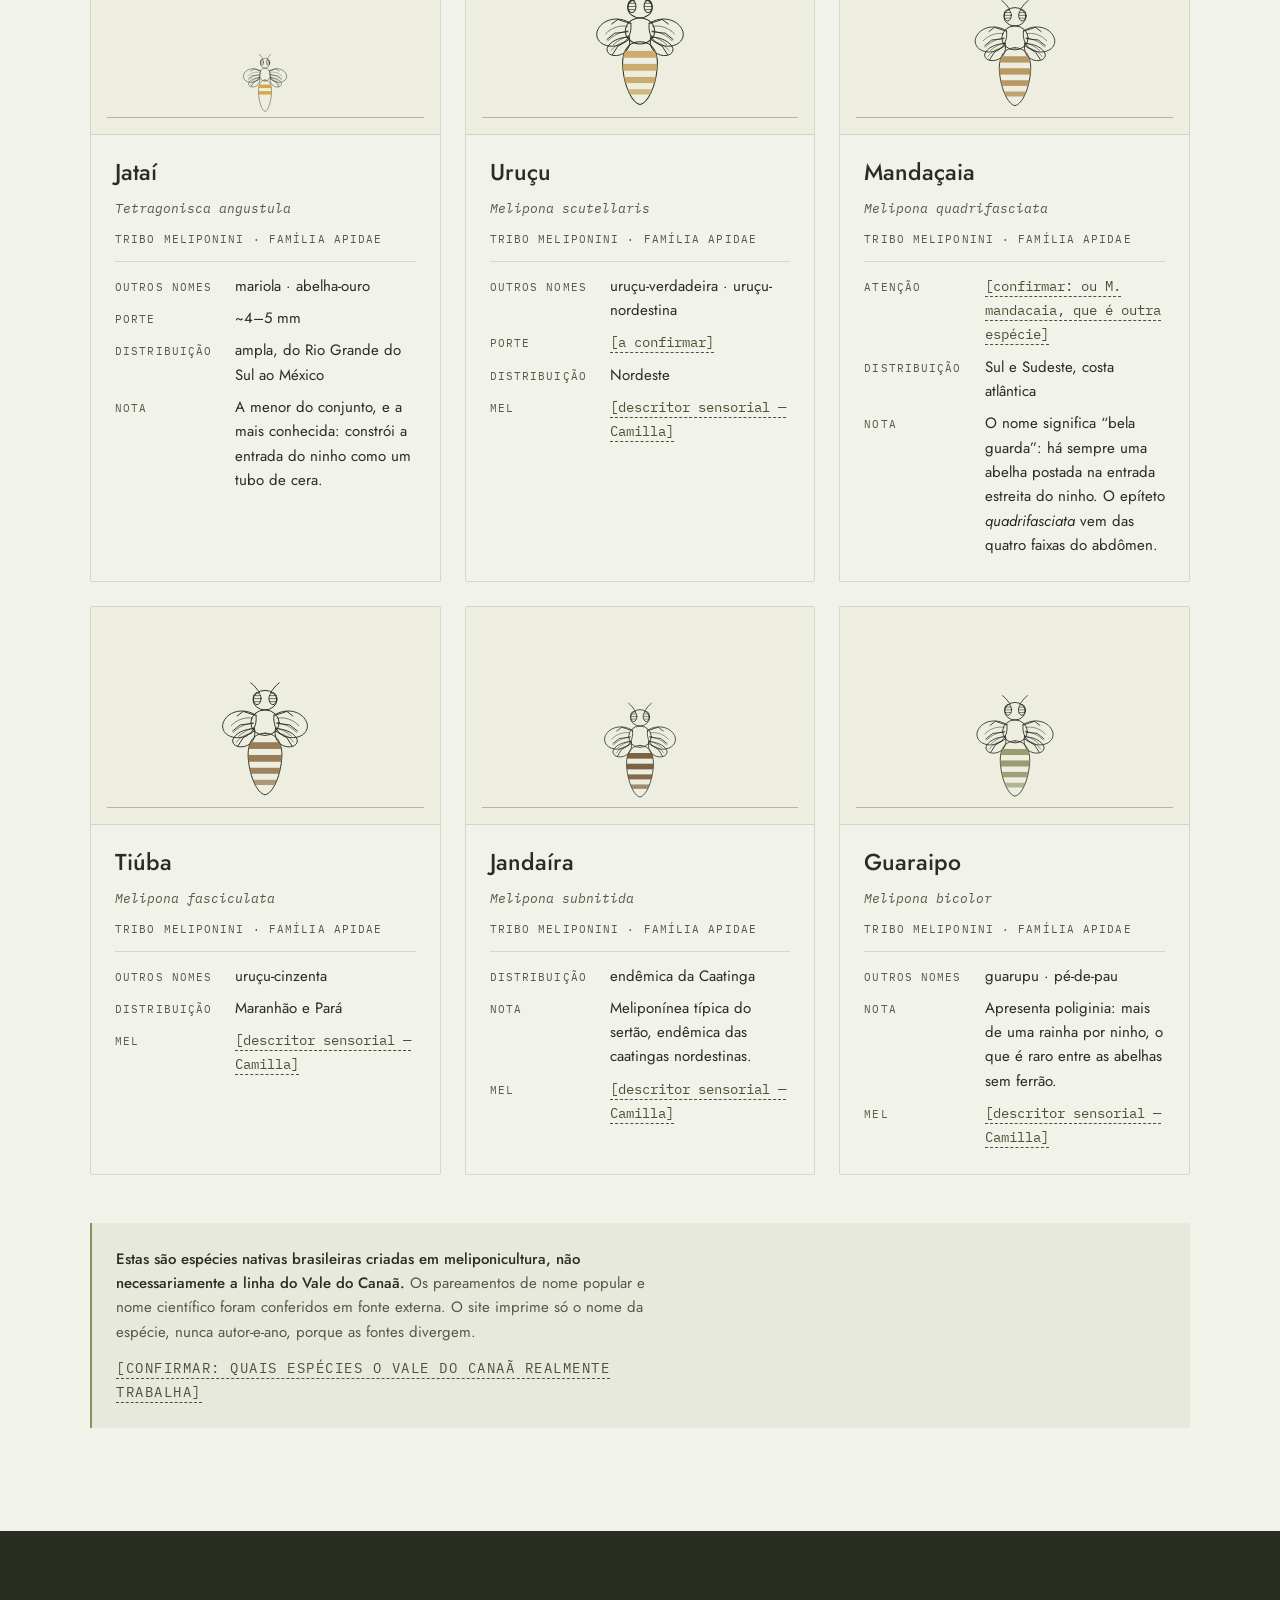
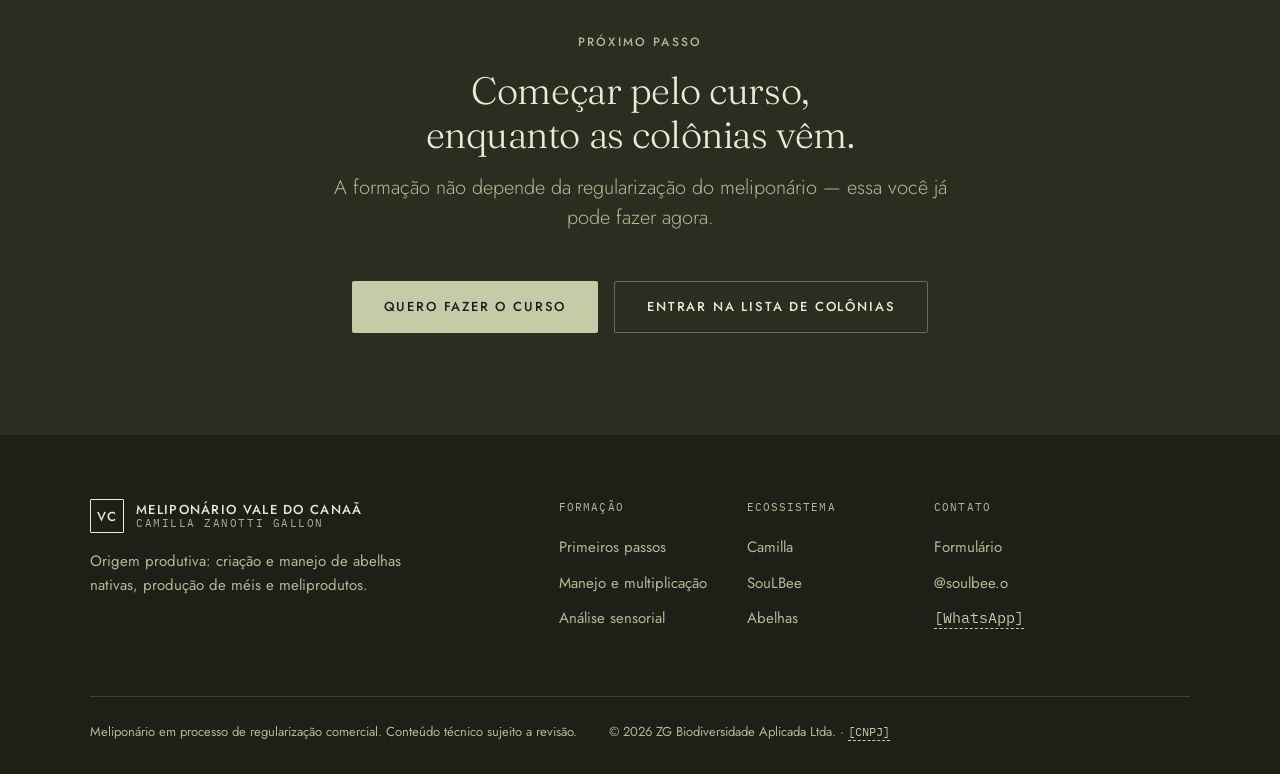
<file: meliponicultura.html>
<!DOCTYPE html>
<html lang="pt-BR">
<head>
<meta charset="utf-8">
<meta name="viewport" content="width=device-width,initial-scale=1">
<meta name="robots" content="noindex,nofollow">
<title>Empreendedorismo na meliponicultura — Camilla Zanotti Gallon</title>
<link rel="preconnect" href="https://fonts.googleapis.com">
<link rel="preconnect" href="https://fonts.gstatic.com" crossorigin>
<link rel="stylesheet" href="https://fonts.googleapis.com/css2?family=Fraunces:ital,opsz,wght@0,9..144,300..500;1,9..144,300..500&family=IBM+Plex+Mono:ital,wght@0,400;0,500;1,400&family=Jost:ital,wght@0,300..500;1,400&display=swap">
<link rel="stylesheet" href="css/site.css">
</head>
<body>

<!-- ============================================================
     == SB:MELIPONICULTURA == a terceira porta
     ============================================================
     Atravessa duas frentes de propósito: a FORMAÇÃO é
     ZG/Educação e as COLÔNIAS são Vale do Canaã. Para a Camilla
     são duas coisas; para o meliponicultor é um destino só —
     então as duas moram aqui.

     Colônias entram como LISTA DE ESPERA, não loja: a CONAMA
     496/2020 limita a criação à região de ocorrência natural da
     espécie, e o meliponário ainda está se regularizando.
     ============================================================ -->

<svg aria-hidden="true" focusable="false" style="position:absolute;width:0;height:0;overflow:hidden">
  <defs>
    <clipPath id="clip-abd">
      <path d="M60 70 C78 70 83 88 81 106 C79 128 70 150 60 152 C50 150 41 128 39 106 C37 88 42 70 60 70 Z"/>
    </clipPath>
  </defs>

  <!-- A ABELHA PARAMÉTRICA — vista dorsal, prancha entomológica.
       Olhos compostos hachurados: sem pupila, sem brilho, sem
       boca. É essa linha que separa prancha de mascote.
       Por instância: --tr traço · --band tom das faixas
                      --wx largura do corpo · --b1..--b4 faixas -->
  <g id="abelha-art" fill="none" stroke="currentColor"
     stroke-width="var(--tr,1.25)" stroke-linecap="round" stroke-linejoin="round"
     vector-effect="non-scaling-stroke">
    <g id="asas-esq">
      <path d="M48 46 C31 35 9 41 4 57 C1 70 15 79 31 75 C43 72 50 60 48 46 Z"/>
      <path d="M44 50 C34 48 22 52 15 60" opacity=".6"/>
      <path d="M45 56 C35 57 24 62 18 69" opacity=".6"/>
      <path d="M46 62 C38 65 30 69 25 74" opacity=".6"/>
      <path d="M46 64 C33 64 20 70 17 79 C16 87 27 91 37 86 C45 82 48 73 46 64 Z"/>
      <path d="M42 70 C34 71 26 76 22 82" opacity=".55"/>
    </g>
    <use href="#asas-esq" transform="translate(120,0) scale(-1,1)"/>
    <g id="pernas-esq">
      <path d="M46 46 L31 41 L23 47"/>
      <path d="M44 57 L27 59 L17 67"/>
      <path d="M46 67 L31 76 L24 87"/>
    </g>
    <use href="#pernas-esq" transform="translate(120,0) scale(-1,1)"/>
    <g style="transform:scaleX(var(--wx,1));transform-origin:60px 90px">
      <path d="M60 70 C78 70 83 88 81 106 C79 128 70 150 60 152 C50 150 41 128 39 106 C37 88 42 70 60 70 Z"/>
      <g clip-path="url(#clip-abd)" stroke="none">
        <rect x="30" y="82"  width="60" height="9" fill="var(--band,#D99B2B)" opacity="var(--b1,.85)"/>
        <rect x="30" y="99"  width="60" height="9" fill="var(--band,#D99B2B)" opacity="var(--b2,.85)"/>
        <rect x="30" y="116" width="60" height="8" fill="var(--band,#D99B2B)" opacity="var(--b3,.85)"/>
        <rect x="30" y="132" width="60" height="7" fill="var(--band,#D99B2B)" opacity="var(--b4,.85)"/>
      </g>
      <ellipse cx="60" cy="56" rx="18" ry="17"/>
      <g class="pelo" style="--p:0"><path d="M50 44 L46 38"/><path d="M56 42 L54 35"/></g>
      <g class="pelo" style="--p:1"><path d="M64 42 L66 35"/><path d="M70 44 L74 38"/></g>
      <g class="pelo" style="--p:2"><path d="M47 52 L41 49"/><path d="M73 52 L79 49"/></g>
      <g class="pelo" style="--p:3"><path d="M49 62 L43 65"/><path d="M71 62 L77 65"/></g>
      <ellipse cx="60" cy="26" rx="15" ry="13"/>
      <ellipse cx="50" cy="24" rx="5" ry="8"/>
      <ellipse cx="70" cy="24" rx="5" ry="8"/>
      <g opacity=".65">
        <path d="M46 20 L54 20"/><path d="M45.4 24 L54.6 24"/><path d="M46 28 L54 28"/>
        <path d="M66 20 L74 20"/><path d="M65.4 24 L74.6 24"/><path d="M66 28 L74 28"/>
      </g>
      <path d="M53 16 C49 10 46 6 42 3"/>
      <path d="M67 16 C71 10 74 6 78 3"/>
    </g>
  </g>

  <symbol id="g-colonia" viewBox="0 0 56 56" fill="none" stroke="currentColor"
          stroke-width="1.25" stroke-linejoin="round" vector-effect="non-scaling-stroke">
    <path d="M10 20 L46 20 L46 46 L10 46 Z"/>
    <path d="M10 20 L28 8 L46 20" /><path d="M10 30 L46 30 M10 38 L46 38" opacity=".45"/>
    <circle cx="28" cy="34" r="3.2"/>
  </symbol>
  <symbol id="g-curso" viewBox="0 0 56 56" fill="none" stroke="currentColor"
          stroke-width="1.25" stroke-linejoin="round" vector-effect="non-scaling-stroke">
    <path d="M6 16 L28 6 L50 16 L28 26 Z"/>
    <path d="M14 20 L14 36 C14 36 20 42 28 42 C36 42 42 36 42 36 L42 20"/>
    <path d="M50 16 L50 32" opacity=".55"/>
  </symbol>
</svg>

<div id="site" lang="pt-BR" data-marca="vale">

<a class="skip" href="#conteudo">Ir para o conteúdo</a>

<div class="aviso mono-caps">
  Mockup para aprovação · textos e imagens sujeitos a revisão ·
  trechos entre <b>[colchetes]</b> aguardam informação
</div>

<span class="sentinela" id="sentinela" aria-hidden="true"></span>

<header class="hdr" id="hdr" data-marca="zg">
  <div class="container hdr-in">
    <a class="wm" href="index.html" aria-label="Camilla Zanotti Gallon, início">
      <span class="wm-sig" aria-hidden="true">ZG</span>
      <span class="wm-txt">
        <b>Camilla Zanotti Gallon</b>
        <span>Restauração · Meliponicultura</span>
      </span>
    </a>
    <nav class="hdr-nav" aria-label="Navegação principal">
      <a href="index.html#consultoria">Restauração</a>
      <a href="meliponicultura.html">Meliponicultura</a>
      <a href="projetos.html">Projetos</a>
      <a href="index.html#trajetoria">Trajetória</a>
    </nav>
    <a class="btn btn-1 hdr-cta" href="contato.html?oferta=restauracao"
       style="min-height:40px;padding:0 var(--s-5)">Propor um projeto</a>
    <button class="burger" id="burger" aria-expanded="false" aria-controls="menu">
      Menu <span class="burger-x" aria-hidden="true"></span>
    </button>
  </div>
  <span class="hdr-fio" aria-hidden="true"></span>
</header>

<div class="menu" id="menu" hidden data-marca="zg">
  <button class="menu-fechar" id="menu-fechar">Fechar</button>
  <a href="index.html#consultoria">Restauração</a>
  <a href="meliponicultura.html">Meliponicultura</a>
  <a href="projetos.html">Projetos e experiências</a>
  <a href="index.html#trajetoria">Trajetória</a>
  <a href="contato.html?oferta=restauracao">Propor um projeto</a>
</div>

<main id="conteudo">

<!-- == SB:HERO == -->
<section class="hero band-dark">
  <div class="container">
    <div class="g12" style="align-items:end;row-gap:var(--s-6)">
      <div style="grid-column:1 / span 7">
        <span class="eyebrow">Empreendedorismo na meliponicultura</span>
        <h1 style="font-size:var(--fs-hero)">Abelha nativa<br>também é negócio.</h1>
        <p class="lead">
          Assessoria, formação e colônias para quem quer transformar
          meliponicultura em atividade econômica — com base técnica e dentro da
          regra.
        </p>
        <div class="btn-row">
          <a class="btn btn-1" href="contato.html?oferta=empreender">Conversar sobre o seu meliponário</a>
          <a class="btn btn-2" href="#formacao">Ver as formações</a>
        </div>
      </div>
      <div style="grid-column:9 / span 4" class="mono" aria-hidden="true">
        <svg viewBox="0 0 120 170" style="width:120px;color:var(--tx-on-dark);--band:var(--sb-sage-2);--tr:1.1;opacity:.5">
          <use href="#abelha-art"/>
        </svg>
      </div>
    </div>
  </div>
</section>

<svg class="divisor" viewBox="0 0 1440 90" preserveAspectRatio="none" aria-hidden="true">
  <path d="M0 0 H1440 V48 C1180 68 1010 52 760 62 C520 72 300 80 0 62 Z" fill="#2A2E20"/>
  <g fill="#2A2E20">
    <g class="gota" style="--dl:400ms"><rect x="432" y="18" width="4" height="46"/><ellipse cx="434" cy="66" rx="7.5" ry="10"/></g>
  </g>
</svg>

<!-- ============================================================
     == SB:ASSESSORIA == a consultoria do segundo objetivo
     ============================================================ -->
<section class="sec band-page" id="assessoria">
  <div class="container">
    <div class="g12" style="row-gap:var(--s-6);margin-bottom:var(--s-7)">
      <div style="grid-column:1 / span 6" class="reveal">
        <span class="eyebrow">ZG · Consultoria</span>
        <h2 style="margin-top:var(--s-4)">Assessoria para empreender</h2>
      </div>
      <div style="grid-column:8 / span 5" class="reveal" data-i="1">
        <p class="lead">
          Do primeiro cálculo à primeira venda: viabilidade, escolha de
          espécies, regularização e mercado.
          <span class="ph">[confirmar: linhas e escopos]</span>
        </p>
      </div>
    </div>
    <div class="cases">
      <article class="case reveal" data-i="0" style="grid-template-columns:1fr">
        <div class="case-corpo">
          <span class="frente-tag">01 · viabilidade</span>
          <h3>Viabilidade e plano de negócio</h3>
          <p>Análise de viabilidade, escala inicial, custos, produção e retorno esperados.</p>
          <a class="lnk lnk-ac" href="contato.html?oferta=empreender-viabilidade">Conversar sobre isto</a>
        </div>
      </article>
      <article class="case reveal" data-i="1" style="grid-template-columns:1fr">
        <div class="case-corpo">
          <span class="frente-tag">02 · espécies</span>
          <h3>Espécies e região de ocorrência</h3>
          <p>Espécies adequadas à região de ocorrência natural, flora disponível e origem segura das colônias.</p>
          <a class="lnk lnk-ac" href="contato.html?oferta=empreender-especies">Conversar sobre isto</a>
        </div>
      </article>
      <article class="case reveal" data-i="2" style="grid-template-columns:1fr">
        <div class="case-corpo">
          <span class="frente-tag">03 · regularização</span>
          <h3>O caminho da regularização</h3>
          <p>Orientação técnica sobre CONAMA 496/2020, CTF/APP, registro do meliponário e nota fiscal. Não é assessoria jurídica.</p>
          <a class="lnk lnk-ac" href="contato.html?oferta=empreender-regularizacao">Conversar sobre isto</a>
        </div>
      </article>
      <article class="case reveal" data-i="3" style="grid-template-columns:1fr">
        <div class="case-corpo">
          <span class="frente-tag">04 · mercado</span>
          <h3>Produto, mercado e preço</h3>
          <p>Linha de produtos, análise sensorial para valorizar o mel, canais de venda e precificação.</p>
          <a class="lnk lnk-ac" href="contato.html?oferta=empreender-mercado">Conversar sobre isto</a>
        </div>
      </article>
    </div>
    <div class="nota-legal reveal" style="margin-top:var(--s-6)">
      <p>
        <strong>O mesmo caminho do Vale do Canaã.</strong> O meliponário de
        Camilla está em processo de regularização comercial — a assessoria
        nasce de quem está fazendo o percurso.
      </p>
    </div>
  </div>
</section>

<!-- ============================================================
     == SB:FORMACAO ==
     Esta é a oferta que NÃO depende da regularização — dá para
     vender hoje, enquanto o meliponário comercial se formaliza.
     Por isso ela vem antes das colônias na página.
     ============================================================ -->
<section class="sec band-page" id="formacao">
  <div class="container">
    <div class="reveal" style="margin-bottom:var(--s-8);max-width:62ch">
      <span class="eyebrow">ZG · Educação &amp; Conhecimento</span>
      <h2 style="margin-top:var(--s-4)">Formação em meliponicultura</h2>
      <p class="lead" style="margin-top:var(--s-4)">
        Um curso de meliponicultura dado por quem <em>pesquisa</em> abelha nativa
        não é o mesmo curso que o do vizinho que cria há dez anos.
        <span class="ph">[preencher: carga hor&aacute;ria, formato e n&iacute;veis]</span>
      </p>
    </div>

    <div class="ofertas">

      <article class="oferta reveal" data-i="0">
        <div class="oferta-topo">
          <span class="oferta-tag">01 · introdução</span>
          <h3>Primeiros passos em meliponicultura</h3>
          <p class="oferta-sub">
            Para quem quer começar a criar abelhas sem ferrão com base técnica —
            e sem perder colônia por erro evitável.
          </p>
        </div>
        <div class="oferta-corpo">
          <dl class="ficha">
            <div><dt>Para quem</dt><dd>Iniciantes, proprietários rurais, quem recebeu uma colônia e não sabe seguir</dd></div>
            <div><dt>Você recebe</dt><dd><ul>
              <li>Biologia das abelhas sem ferrão aplicada ao manejo</li>
              <li>Escolha de espécie por região de ocorrência natural</li>
              <li>Instalação, caixa racional e primeiros cuidados</li>
              <li><span class="ph">[preencher: material de apoio]</span></li>
            </ul></dd></div>
            <div><dt>Formato</dt><dd><span class="ph">[presencial ou online · nº de vagas]</span></dd></div>
            <div><dt>Carga horária</dt><dd><span class="ph">[preencher]</span></dd></div>
          </dl>
          <div class="oferta-preco"><b>R$ <span class="ph">[valor]</span></b><small>por participante</small></div>
          <a class="btn btn-1" href="contato.html?oferta=formacao-inicial">Quero participar</a>
        </div>
      </article>

      <article class="oferta reveal" data-i="1">
        <div class="oferta-topo">
          <span class="oferta-tag">02 · manejo</span>
          <h3>Manejo, multiplicação e produção</h3>
          <p class="oferta-sub">
            Para quem já cria e quer multiplicar colônias com segurança e colher
            sem comprometer o ninho.
          </p>
        </div>
        <div class="oferta-corpo">
          <dl class="ficha">
            <div><dt>Para quem</dt><dd>Meliponicultores em atividade e produtores rurais</dd></div>
            <div><dt>Você recebe</dt><dd><ul>
              <li>Multiplicação de colônias e divisão</li>
              <li>Colheita sem comprometer o ninho</li>
              <li>Conservação do mel de abelha nativa</li>
              <li>Caminho da regularização do meliponário</li>
            </ul></dd></div>
            <div><dt>Formato</dt><dd><span class="ph">[presencial com prática no meliponário]</span></dd></div>
            <div><dt>Carga horária</dt><dd><span class="ph">[preencher]</span></dd></div>
          </dl>
          <div class="oferta-preco"><b>R$ <span class="ph">[valor]</span></b><small>por participante</small></div>
          <a class="btn btn-1" href="contato.html?oferta=formacao-manejo">Quero participar</a>
        </div>
      </article>

      <article class="oferta reveal" data-i="2">
        <div class="oferta-topo">
          <span class="oferta-tag">03 · sensorial</span>
          <h3>Análise sensorial de méis</h3>
          <p class="oferta-sub">
            O mel que você produz tem características próprias. Este curso ensina
            a reconhecê-las, descrevê-las e usá-las a favor do seu produto.
          </p>
        </div>
        <div class="oferta-corpo">
          <dl class="ficha">
            <div><dt>Para quem</dt><dd>Produtores, cooperativas, times de varejo e de restaurante</dd></div>
            <div><dt>Você recebe</dt><dd><ul>
              <li>Vocabulário sensorial aplicado a méis</li>
              <li>Prova dirigida comparando espécies e floradas</li>
              <li>Como descrever o seu mel em rótulo e em venda</li>
            </ul></dd></div>
            <div><dt>Formato</dt><dd><span class="ph">[preencher]</span></dd></div>
          </dl>
          <div class="oferta-preco"><b>R$ <span class="ph">[valor]</span></b><small>por participante</small></div>
          <a class="btn btn-1" href="contato.html?oferta=formacao-sensorial">Quero participar</a>
        </div>
      </article>

      <article class="oferta reveal" data-i="3" style="background:var(--sf-sunken)">
        <div class="oferta-topo">
          <span class="oferta-tag">in company</span>
          <h3>Formação para equipes e instituições</h3>
          <p class="oferta-sub">
            Capacitação desenhada para a sua operação: cooperativa, assistência
            técnica, escola, time de varejo ou de cozinha.
          </p>
        </div>
        <div class="oferta-corpo">
          <dl class="ficha">
            <div><dt>Para quem</dt><dd>Cooperativas, instituições de ensino, empresas, órgãos públicos</dd></div>
            <div><dt>Você recebe</dt><dd>Programa sob medida, material técnico e condução por doutora em pesquisa aplicada</dd></div>
          </dl>
          <div class="oferta-preco"><b><span class="ph">[sob proposta]</span></b></div>
          <a class="btn btn-2" href="contato.html?oferta=empreender">Pedir proposta</a>
        </div>
      </article>

    </div>
  </div>
</section>

<!-- ============================================================
     == SB:COLONIAS == lista de espera, NÃO loja
     ============================================================ -->
<section class="sec band-sunken" id="colonias">
  <div class="container">
    <div class="g12" style="row-gap:var(--s-7)">
      <div style="grid-column:1 / span 6" class="reveal">
        <span class="eyebrow">Meliponário Vale do Canaã</span>
        <h2 style="margin-top:var(--s-4)">Colônias de abelhas nativas</h2>
        <p class="lead" style="margin-top:var(--s-4)">
          O meliponário está em processo de se tornar comercial. Enquanto a
          regularização corre, a lista de espera garante seu lugar — e me ajuda
          a saber para onde a demanda está.
        </p>

        <svg viewBox="0 0 56 56" aria-hidden="true"
             style="width:52px;height:52px;color:var(--ac-graf);margin:var(--s-6) 0"><use href="#g-colonia"/></svg>

        <div class="nota-legal">
          <p>
            <strong>Por que ainda não há preço aqui.</strong> A criação de
            abelhas sem ferrão é regulada: a Resolução <strong>CONAMA
            496/2020</strong> disciplina o uso e o manejo, o estabelecimento
            comercial precisa de inscrição no <strong>CTF/APP (IBAMA)</strong> e
            os meliponários são registrados na plataforma nacional da Resolução
            487/2018.
          </p>
          <p>
            Mais importante para você: <strong>a criação é limitada à região de
            ocorrência natural da espécie</strong>, conforme o Catálogo Nacional.
            Ou seja, nem toda espécie pode ir para qualquer estado — por isso a
            lista pergunta onde você está.
          </p>
          <p class="mono-caps" style="margin-top:var(--s-4)">
            As normas estaduais variam. Isto é sinalização de onde olhar, não
            parecer jurídico.
          </p>
        </div>
      </div>

      <div style="grid-column:8 / span 5" class="reveal" data-i="1">
        <h3 style="margin-bottom:var(--s-5)">Entrar na lista de espera</h3>
        <form class="form" data-mock novalidate>
          <div class="campo">
            <label for="col-nome">Nome</label>
            <input id="col-nome" name="nome" type="text" autocomplete="name" placeholder="Como devo te chamar">
          </div>
          <div class="form-2">
            <div class="campo">
              <label for="col-contato">WhatsApp ou e-mail</label>
              <input id="col-contato" name="contato" type="text" placeholder="Para eu te avisar">
            </div>
            <div class="campo">
              <label for="col-uf">Estado</label>
              <select id="col-uf" name="uf">
                <option value="">Selecione</option>
                <option>AC</option><option>AL</option><option>AP</option><option>AM</option>
                <option>BA</option><option>CE</option><option>DF</option><option>ES</option>
                <option>GO</option><option>MA</option><option>MT</option><option>MS</option>
                <option>MG</option><option>PA</option><option>PB</option><option>PR</option>
                <option>PE</option><option>PI</option><option>RJ</option><option>RN</option>
                <option>RS</option><option>RO</option><option>RR</option><option>SC</option>
                <option>SP</option><option>SE</option><option>TO</option>
              </select>
            </div>
          </div>
          <p class="campo-nota">
            O estado define quais espécies posso te atender dentro da região de
            ocorrência natural.
          </p>
          <div class="campo">
            <label for="col-exp">Você já cria abelhas sem ferrão?</label>
            <select id="col-exp" name="experiencia">
              <option value="">Selecione</option>
              <option>Ainda não — quero começar</option>
              <option>Sim, tenho poucas colônias</option>
              <option>Sim, tenho meliponário em atividade</option>
            </select>
          </div>
          <div class="campo">
            <label for="col-msg">O que você procura</label>
            <textarea id="col-msg" name="mensagem" placeholder="Espécie de interesse, quantidade, prazo..."></textarea>
          </div>
          <button class="btn btn-1" type="submit">Entrar na lista</button>
          <p class="form-aviso nota-legal mono-caps" hidden>
            Este é um mockup — o formulário ainda não envia. No site publicado,
            esta mensagem chegaria por e-mail e WhatsApp.
          </p>
        </form>
      </div>
    </div>
  </div>
</section>

<!-- ============================================================
     == SB:ABELHAS == origem produtiva, não marca sensorial
     As fichas moram aqui porque espécie é ORIGEM PRODUTIVA. Em
     /experiencias fica o vocabulário sensorial; aqui, as abelhas.
     Taxonomia conferida em fonte externa — não a dos rótulos.
     ============================================================ -->
<section class="sec band-page" id="abelhas">
  <div class="container">
    <div class="g12" style="row-gap:var(--s-6);margin-bottom:var(--s-7)">
      <div style="grid-column:1 / span 6" class="reveal">
        <span class="eyebrow">Biodiversidade</span>
        <h2 style="margin-top:var(--s-4)">As abelhas que<br>você nunca viu de perto.</h2>
      </div>
      <div class="reveal" data-i="1" style="grid-column:8 / span 5;align-self:end">
        <p class="lead">
          Meliponíneos: abelhas sociais nativas cujo aparelho ferroador é
          atrofiado — por isso “sem ferrão”. Cada espécie, em cada flora, produz
          um mel diferente.
        </p>
        <p style="margin-top:var(--s-4)">
          Na restauração florestal, elas são parte do que se restaura: muitas
          espécies plantadas dependem de polinizadores nativos para frutificar e
          se regenerar. <a class="lnk lnk-ac" href="index.html#diferencial">Ver a consultoria</a>
        </p>
      </div>
    </div>

    <div class="escala mono-caps reveal">
      <span>porte relativo aproximado</span>
      <i aria-hidden="true"></i>
      <span>a confirmar</span>
    </div>

    <div class="especies">

      <article class="esp reveal" data-i="0">
        <div class="esp-fig">
          <svg class="esp-bee" viewBox="0 0 120 170" aria-hidden="true"
               style="--esc:.5;--esc0:.62;--band:#D99B2B;--wx:.8;--b3:0;--b4:0"><use href="#abelha-art"/></svg>
        </div>
        <div class="esp-corpo">
          <h3 class="esp-nome">Jataí</h3>
          <span class="esp-sci"><i class="sci">Tetragonisca angustula</i></span>
          <span class="esp-tax mono-caps">Tribo Meliponini · Família Apidae</span>
          <dl class="esp-dados">
            <div><dt>Outros nomes</dt><dd>mariola · abelha-ouro</dd></div>
            <div><dt>Porte</dt><dd>~4–5 mm</dd></div>
            <div><dt>Distribuição</dt><dd>ampla, do Rio Grande do Sul ao México</dd></div>
            <div><dt>Nota</dt><dd>A menor do conjunto, e a mais conhecida: constrói a entrada do ninho como um tubo de cera.</dd></div>
          </dl>
        </div>
      </article>

      <article class="esp reveal" data-i="1">
        <div class="esp-fig">
          <svg class="esp-bee" viewBox="0 0 120 170" aria-hidden="true"
               style="--esc:1;--esc0:.62;--band:#C6A15B;--wx:1.06;--b3:.85;--b4:.7"><use href="#abelha-art"/></svg>
        </div>
        <div class="esp-corpo">
          <h3 class="esp-nome">Uruçu</h3>
          <span class="esp-sci"><i class="sci">Melipona scutellaris</i></span>
          <span class="esp-tax mono-caps">Tribo Meliponini · Família Apidae</span>
          <dl class="esp-dados">
            <div><dt>Outros nomes</dt><dd>uruçu-verdadeira · uruçu-nordestina</dd></div>
            <div><dt>Porte</dt><dd><span class="ph">[a confirmar]</span></dd></div>
            <div><dt>Distribuição</dt><dd>Nordeste</dd></div>
            <div><dt>Mel</dt><dd><span class="ph">[descritor sensorial — Camilla]</span></dd></div>
          </dl>
        </div>
      </article>

      <article class="esp reveal" data-i="2">
        <div class="esp-fig">
          <svg class="esp-bee" viewBox="0 0 120 170" aria-hidden="true"
               style="--esc:.92;--esc0:.62;--band:#B08A4E;--wx:1.04;--b3:.85;--b4:.75"><use href="#abelha-art"/></svg>
        </div>
        <div class="esp-corpo">
          <h3 class="esp-nome">Mandaçaia</h3>
          <span class="esp-sci"><i class="sci">Melipona quadrifasciata</i></span>
          <span class="esp-tax mono-caps">Tribo Meliponini · Família Apidae</span>
          <dl class="esp-dados">
            <div><dt>Atenção</dt><dd><span class="ph">[confirmar: ou M. mandacaia, que é outra espécie]</span></dd></div>
            <div><dt>Distribuição</dt><dd>Sul e Sudeste, costa atlântica</dd></div>
            <div><dt>Nota</dt><dd>O nome significa “bela guarda”: há sempre uma abelha postada na entrada estreita do ninho. O epíteto <i class="sci">quadrifasciata</i> vem das quatro faixas do abdômen.</dd></div>
          </dl>
        </div>
      </article>

      <article class="esp reveal" data-i="3">
        <div class="esp-fig">
          <svg class="esp-bee" viewBox="0 0 120 170" aria-hidden="true"
               style="--esc:.98;--esc0:.62;--band:#8A6B41;--wx:1.05;--b3:.8;--b4:.65"><use href="#abelha-art"/></svg>
        </div>
        <div class="esp-corpo">
          <h3 class="esp-nome">Tiúba</h3>
          <span class="esp-sci"><i class="sci">Melipona fasciculata</i></span>
          <span class="esp-tax mono-caps">Tribo Meliponini · Família Apidae</span>
          <dl class="esp-dados">
            <div><dt>Outros nomes</dt><dd>uruçu-cinzenta</dd></div>
            <div><dt>Distribuição</dt><dd>Maranhão e Pará</dd></div>
            <div><dt>Mel</dt><dd><span class="ph">[descritor sensorial — Camilla]</span></dd></div>
          </dl>
        </div>
      </article>

      <article class="esp reveal" data-i="4">
        <div class="esp-fig">
          <svg class="esp-bee" viewBox="0 0 120 170" aria-hidden="true"
               style="--esc:.82;--esc0:.62;--band:#6B4A2A;--wx:1;--b3:.8;--b4:.6"><use href="#abelha-art"/></svg>
        </div>
        <div class="esp-corpo">
          <h3 class="esp-nome">Jandaíra</h3>
          <span class="esp-sci"><i class="sci">Melipona subnitida</i></span>
          <span class="esp-tax mono-caps">Tribo Meliponini · Família Apidae</span>
          <dl class="esp-dados">
            <div><dt>Distribuição</dt><dd>endêmica da Caatinga</dd></div>
            <div><dt>Nota</dt><dd>Meliponínea típica do sertão, endêmica das caatingas nordestinas.</dd></div>
            <div><dt>Mel</dt><dd><span class="ph">[descritor sensorial — Camilla]</span></dd></div>
          </dl>
        </div>
      </article>

      <article class="esp reveal" data-i="5">
        <div class="esp-fig">
          <svg class="esp-bee" viewBox="0 0 120 170" aria-hidden="true"
               style="--esc:.88;--esc0:.62;--band:#8B8F5E;--wx:1.02;--b3:.8;--b4:.6"><use href="#abelha-art"/></svg>
        </div>
        <div class="esp-corpo">
          <h3 class="esp-nome">Guaraipo</h3>
          <span class="esp-sci"><i class="sci">Melipona bicolor</i></span>
          <span class="esp-tax mono-caps">Tribo Meliponini · Família Apidae</span>
          <dl class="esp-dados">
            <div><dt>Outros nomes</dt><dd>guarupu · pé-de-pau</dd></div>
            <div><dt>Nota</dt><dd>Apresenta poliginia: mais de uma rainha por ninho, o que é raro entre as abelhas sem ferrão.</dd></div>
            <div><dt>Mel</dt><dd><span class="ph">[descritor sensorial — Camilla]</span></dd></div>
          </dl>
        </div>
      </article>

    </div>

    <div class="nota-legal reveal" style="margin-top:var(--s-7)">
      <p>
        <strong>Estas são espécies nativas brasileiras criadas em
        meliponicultura, não necessariamente a linha do Vale do Canaã.</strong>
        Os pareamentos de nome popular e nome científico foram conferidos em
        fonte externa. O site imprime só o nome da espécie, nunca autor-e-ano,
        porque as fontes divergem.
      </p>
      <p class="mono-caps">
        <span class="ph">[confirmar: quais esp&eacute;cies o Vale do Cana&atilde; realmente trabalha]</span>
      </p>
    </div>
  </div>
</section>

<!-- == SB:CTA == -->
<section class="sec band-dark">
  <div class="container" style="text-align:center;max-width:700px">
    <span class="eyebrow reveal">Próximo passo</span>
    <h2 class="reveal" data-i="1" style="margin-top:var(--s-4)">Começar pelo curso, enquanto as colônias vêm.</h2>
    <p class="lead reveal" data-i="2" style="margin:var(--s-4) auto 0">
      A formação não depende da regularização do meliponário — essa você já pode
      fazer agora.
    </p>
    <div class="btn-row reveal" data-i="3" style="justify-content:center;margin-top:var(--s-7)">
      <a class="btn btn-1" href="contato.html?oferta=formacao-inicial">Quero fazer o curso</a>
      <a class="btn btn-2" href="#colonias">Entrar na lista de colônias</a>
    </div>
  </div>
</section>

</main>

<footer class="ft band-dark-2">
  <div class="container">
    <div class="g12 ft-grid">
      <div class="ft-marca">
        <span class="wm">
          <span class="wm-sig" aria-hidden="true">VC</span>
          <span class="wm-txt">
            <b>Meliponário Vale do Canaã</b>
            <span>Camilla Zanotti Gallon</span>
          </span>
        </span>
        <p>Origem produtiva: criação e manejo de abelhas nativas, produção de méis e meliprodutos.</p>
      </div>
      <div class="ft-col">
        <h4>Formação</h4>
        <ul>
          <li><a href="#formacao">Primeiros passos</a></li>
          <li><a href="#formacao">Manejo e multiplicação</a></li>
          <li><a href="#formacao">Análise sensorial</a></li>
        </ul>
      </div>
      <div class="ft-col">
        <h4>Ecossistema</h4>
        <ul>
          <li><a href="index.html">Camilla</a></li>
          <li><a href="experiencias.html">SouLBee</a></li>
          <li><a href="#abelhas">Abelhas</a></li>
        </ul>
      </div>
      <div class="ft-col">
        <h4>Contato</h4>
        <ul>
          <li><a href="contato.html">Formulário</a></li>
          <li><a href="https://instagram.com/soulbee.o" target="_blank" rel="noopener noreferrer">@soulbee.o</a></li>
          <li><span class="ph">[WhatsApp]</span></li>
        </ul>
      </div>
    </div>
    <div class="ft-legal">
      <p>Meliponário em processo de regularização comercial. Conteúdo técnico sujeito a revisão.</p>
      <p>© 2026 ZG Biodiversidade Aplicada Ltda. · <span class="ph">[CNPJ]</span></p>
    </div>
  </div>
</footer>

<noscript>
  <div class="aviso mono-caps">
    Alguns efeitos precisam de JavaScript, mas todo o conteúdo desta página
    está disponível sem ele.
  </div>
</noscript>

</div><!-- /#site -->
<script src="js/site.js"></script>
</body>
</html>
</file>
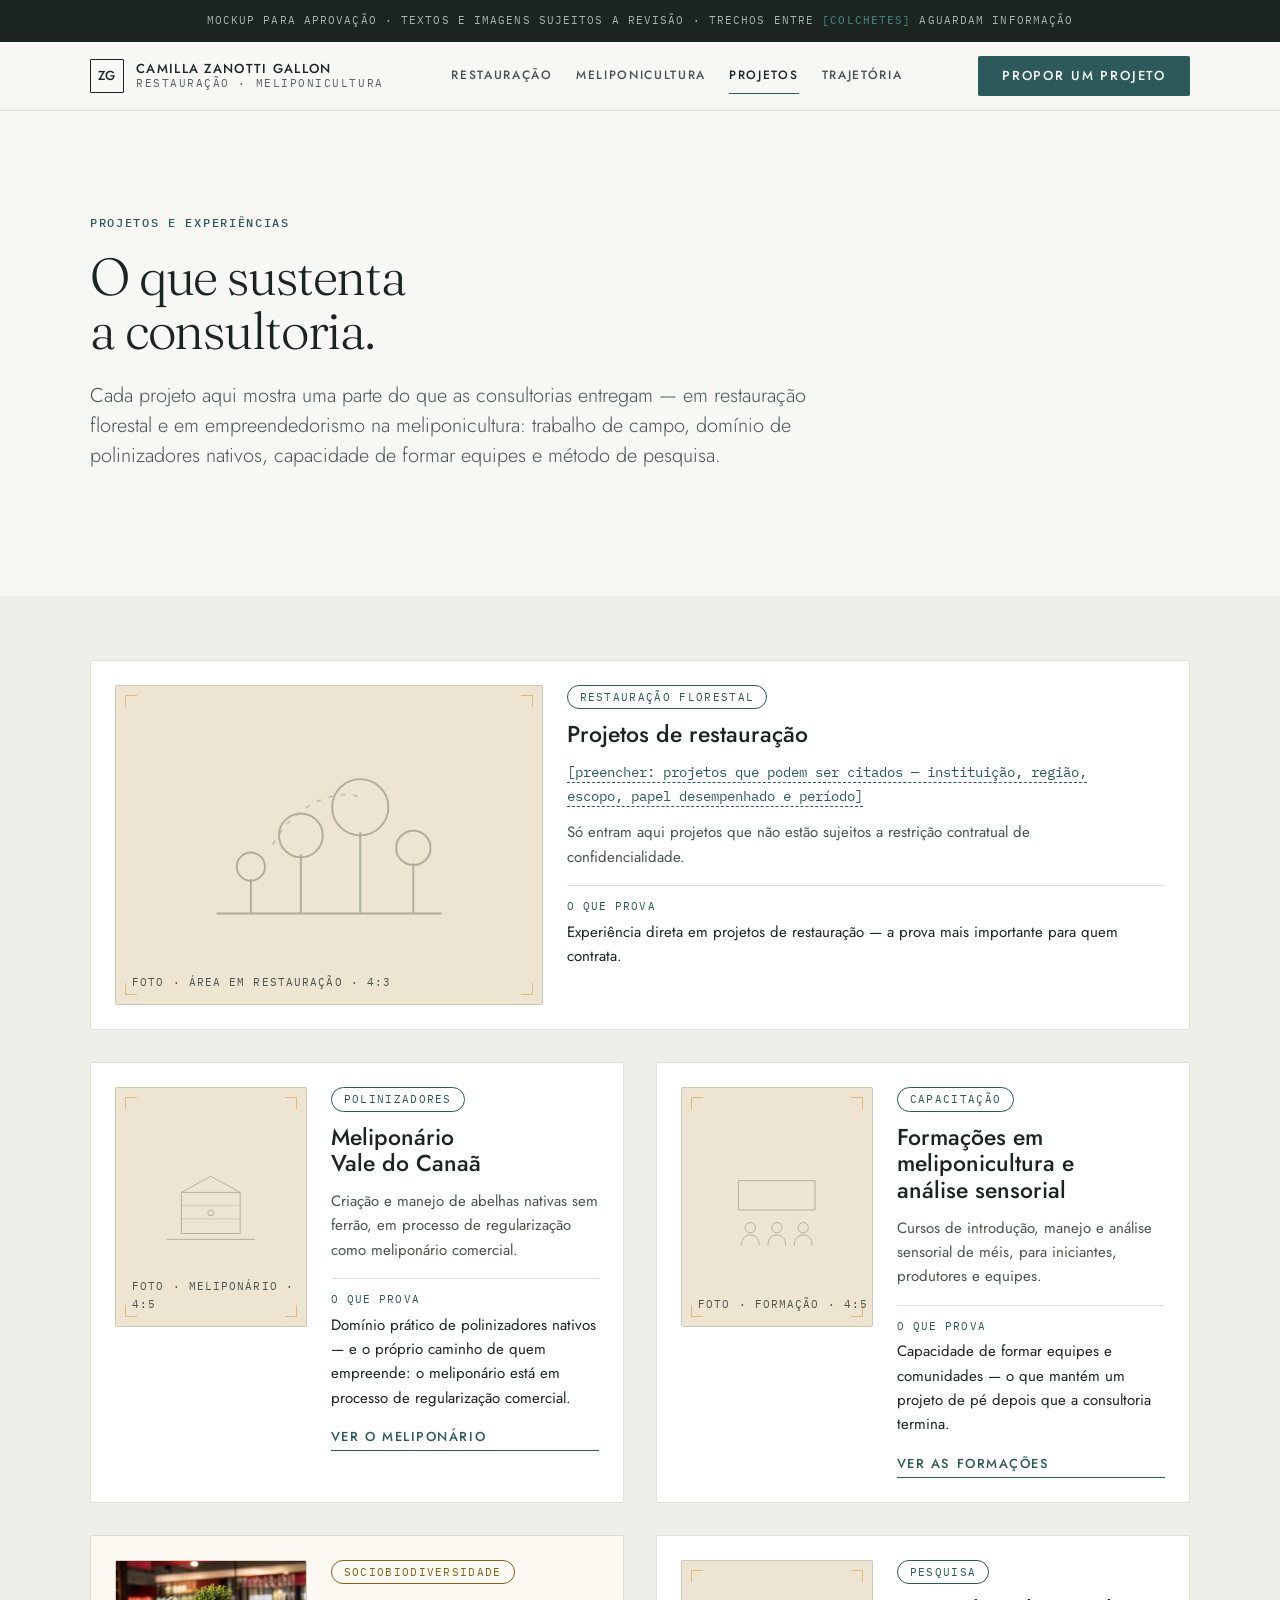
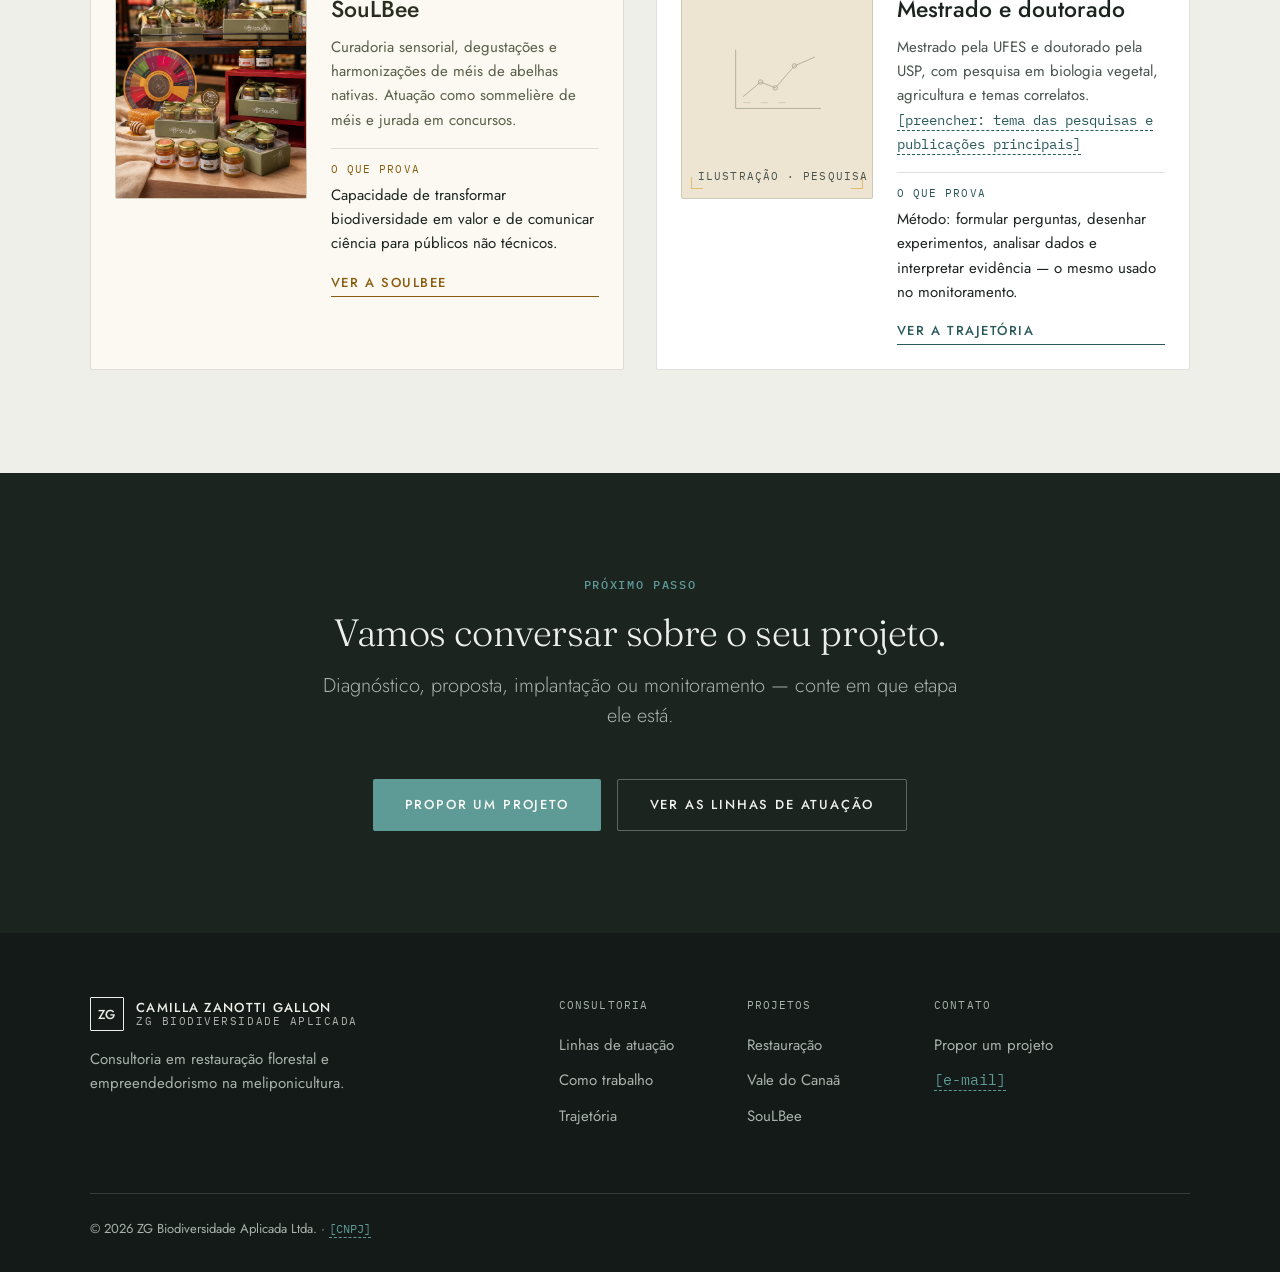
<file: projetos.html>
<!DOCTYPE html>
<html lang="pt-BR">
<head>
<meta charset="utf-8">
<meta name="viewport" content="width=device-width,initial-scale=1">
<meta name="robots" content="noindex,nofollow">
<title>Projetos e experiências — Camilla Zanotti Gallon</title>
<link rel="preconnect" href="https://fonts.googleapis.com">
<link rel="preconnect" href="https://fonts.gstatic.com" crossorigin>
<link rel="stylesheet" href="https://fonts.googleapis.com/css2?family=Fraunces:ital,opsz,wght@0,9..144,300..500;1,9..144,300..500&family=IBM+Plex+Mono:ital,wght@0,400;0,500;1,400&family=Jost:ital,wght@0,300..500;1,400&display=swap">
<link rel="stylesheet" href="css/site.css">
</head>
<body>

<!-- ============================================================
     == SB:PROJETOS == portfólio que sustenta a consultoria
     ============================================================
     Cada case responde uma pergunta: o que isto diz sobre a
     consultoria em restauração florestal?

     Projetos de restauração ficam como [preencher]: só entra o
     que não fere confidencialidade contratual (regra do
     documento da cliente). Nada inventado.
     ============================================================ -->

<svg aria-hidden="true" focusable="false" style="position:absolute;width:0;height:0;overflow:hidden">
  <symbol id="art-area" viewBox="0 0 160 120" fill="none" stroke="currentColor"
          stroke-width="1.25" stroke-linejoin="round" vector-effect="non-scaling-stroke">
    <path d="M8 104 H152"/>
    <path d="M30 104 V82"/><circle cx="30" cy="74" r="9"/>
    <path d="M62 104 V66"/><circle cx="62" cy="54" r="14"/>
    <path d="M100 104 V52"/><circle cx="100" cy="36" r="18"/>
    <path d="M134 104 V72"/><circle cx="134" cy="62" r="11"/>
    <path d="M44 60 C 60 30, 90 24, 100 30" stroke-dasharray="3 5" opacity=".6"/>
  </symbol>
  <symbol id="art-caixa" viewBox="0 0 160 120" fill="none" stroke="currentColor"
          stroke-width="1.25" stroke-linejoin="round" vector-effect="non-scaling-stroke">
    <path d="M40 40 L120 40 L120 96 L40 96 Z"/>
    <path d="M40 40 L80 18 L120 40"/>
    <path d="M40 58 H120 M40 76 H120" opacity=".45"/>
    <circle cx="80" cy="68" r="4"/>
    <path d="M20 104 H140"/>
  </symbol>
  <symbol id="art-turma" viewBox="0 0 160 120" fill="none" stroke="currentColor"
          stroke-width="1.25" stroke-linejoin="round" vector-effect="non-scaling-stroke">
    <path d="M28 24 H132 V64 H28 Z"/>
    <circle cx="44" cy="88" r="7"/><circle cx="80" cy="88" r="7"/><circle cx="116" cy="88" r="7"/>
    <path d="M32 112 C32 102 38 98 44 98 C50 98 56 102 56 112 M68 112 C68 102 74 98 80 98 C86 98 92 102 92 112 M104 112 C104 102 110 98 116 98 C122 98 128 102 128 112"/>
  </symbol>
  <symbol id="art-pesquisa" viewBox="0 0 160 120" fill="none" stroke="currentColor"
          stroke-width="1.25" stroke-linejoin="round" vector-effect="non-scaling-stroke">
    <path d="M24 100 V20 M24 100 H140"/>
    <path d="M34 84 L58 64 L78 72 L104 42 L132 30"/>
    <circle cx="58" cy="64" r="3"/><circle cx="78" cy="72" r="3"/><circle cx="104" cy="42" r="3"/>
    <path d="M34 92 H44 M58 92 H68 M82 92 H92" opacity=".45"/>
  </symbol>
</svg>

<div id="site" lang="pt-BR" data-marca="zg">

<a class="skip" href="#conteudo">Ir para o conteúdo</a>

<div class="aviso mono-caps">
  Mockup para aprovação · textos e imagens sujeitos a revisão ·
  trechos entre <b>[colchetes]</b> aguardam informação
</div>

<span class="sentinela" id="sentinela" aria-hidden="true"></span>

<!-- == SB:HEADER == -->
<header class="hdr" id="hdr" data-marca="zg">
  <div class="container hdr-in">
    <a class="wm" href="index.html" aria-label="Camilla Zanotti Gallon, início">
      <span class="wm-sig" aria-hidden="true">ZG</span>
      <span class="wm-txt">
        <b>Camilla Zanotti Gallon</b>
        <span>Restauração · Meliponicultura</span>
      </span>
    </a>
    <nav class="hdr-nav" aria-label="Navegação principal">
      <a href="index.html#consultoria">Restauração</a>
      <a href="meliponicultura.html">Meliponicultura</a>
      <a href="projetos.html">Projetos</a>
      <a href="index.html#trajetoria">Trajetória</a>
    </nav>
    <a class="btn btn-1 hdr-cta" href="contato.html?oferta=restauracao"
       style="min-height:40px;padding:0 var(--s-5)">Propor um projeto</a>
    <button class="burger" id="burger" aria-expanded="false" aria-controls="menu">
      Menu <span class="burger-x" aria-hidden="true"></span>
    </button>
  </div>
  <span class="hdr-fio" aria-hidden="true"></span>
</header>

<div class="menu" id="menu" hidden data-marca="zg">
  <button class="menu-fechar" id="menu-fechar">Fechar</button>
  <a href="index.html#consultoria">Restauração</a>
  <a href="meliponicultura.html">Meliponicultura</a>
  <a href="projetos.html">Projetos e experiências</a>
  <a href="index.html#trajetoria">Trajetória</a>
  <a href="contato.html?oferta=restauracao">Propor um projeto</a>
</div>

<main id="conteudo">

<section class="hero band-page">
  <div class="container">
    <span class="eyebrow">Projetos e experiências</span>
    <h1 style="max-width:18ch">O que sustenta a consultoria.</h1>
    <p class="lead">
      Cada projeto aqui mostra uma parte do que as consultorias entregam — em
      restauração florestal e em empreendedorismo na meliponicultura: trabalho de campo, domínio de polinizadores nativos,
      capacidade de formar equipes e método de pesquisa.
    </p>
  </div>
</section>

<section class="sec band-sunken" style="padding-top:var(--s-8)">
  <div class="container">
    <div class="cases">

      <!-- O bloco mais importante — e hoje vazio. -->
      <article class="case case-destaque reveal" id="restauracao">
        <figure class="moldura" style="--ratio:4/3">
          <svg class="moldura-art" viewBox="0 0 160 120" aria-hidden="true"><use href="#art-area"/></svg>
          <span class="moldura-marcas" aria-hidden="true"></span>
          <span class="moldura-rot mono-caps">Foto · área em restauração · 4:3</span>
        </figure>
        <div class="case-corpo">
          <span class="frente-tag">Restauração florestal</span>
          <h3>Projetos de restauração</h3>
          <p>
            <span class="ph">[preencher: projetos que podem ser citados — instituição, região, escopo, papel desempenhado e período]</span>
          </p>
          <p style="margin-top:var(--s-3)">
            Só entram aqui projetos que não estão sujeitos a restrição
            contratual de confidencialidade.
          </p>
          <div class="case-prova">
            <span class="mono-caps">O que prova</span>
            Experiência direta em projetos de restauração — a prova mais
            importante para quem contrata.
          </div>
        </div>
      </article>

      <article class="case reveal" data-i="0" id="vale-do-canaa">
        <figure class="moldura" style="--ratio:4/5">
          <svg class="moldura-art" viewBox="0 0 160 120" aria-hidden="true"><use href="#art-caixa"/></svg>
          <span class="moldura-marcas" aria-hidden="true"></span>
          <span class="moldura-rot mono-caps">Foto · meliponário · 4:5</span>
        </figure>
        <div class="case-corpo">
          <span class="frente-tag">Polinizadores</span>
          <h3>Meliponário Vale do Canaã</h3>
          <p>
            Criação e manejo de abelhas nativas sem ferrão, em processo de
            regularização como meliponário comercial.
          </p>
          <div class="case-prova">
            <span class="mono-caps">O que prova</span>
            Domínio prático de polinizadores nativos — e o próprio caminho de
            quem empreende: o meliponário está em processo de regularização
            comercial.
          </div>
          <a class="lnk lnk-ac" href="meliponicultura.html">Ver o meliponário</a>
        </div>
      </article>

      <article class="case reveal" data-i="1" id="formacao">
        <figure class="moldura" style="--ratio:4/5">
          <svg class="moldura-art" viewBox="0 0 160 120" aria-hidden="true"><use href="#art-turma"/></svg>
          <span class="moldura-marcas" aria-hidden="true"></span>
          <span class="moldura-rot mono-caps">Foto · formação · 4:5</span>
        </figure>
        <div class="case-corpo">
          <span class="frente-tag">Capacitação</span>
          <h3>Formações em meliponicultura e análise sensorial</h3>
          <p>
            Cursos de introdução, manejo e análise sensorial de méis, para
            iniciantes, produtores e equipes.
          </p>
          <div class="case-prova">
            <span class="mono-caps">O que prova</span>
            Capacidade de formar equipes e comunidades — o que mantém um
            projeto de pé depois que a consultoria termina.
          </div>
          <a class="lnk lnk-ac" href="meliponicultura.html#formacao">Ver as formações</a>
        </div>
      </article>

      <article class="case reveal" data-i="2" id="soulbee" data-marca="soulbee">
        <figure class="moldura tem-foto" style="--ratio:4/5">
          <img src="assets/produto-5.jpg" alt="Expositor SouLBee com kits e potes de mel em uma adega" loading="lazy" decoding="async">
        </figure>
        <div class="case-corpo">
          <span class="frente-tag">Sociobiodiversidade</span>
          <h3>SouLBee</h3>
          <p>
            Curadoria sensorial, degustações e harmonizações de méis de abelhas
            nativas. Atuação como sommelière de méis e jurada em concursos.
          </p>
          <div class="case-prova">
            <span class="mono-caps">O que prova</span>
            Capacidade de transformar biodiversidade em valor e de comunicar
            ciência para públicos não técnicos.
          </div>
          <a class="lnk lnk-ac" href="experiencias.html">Ver a SouLBee</a>
        </div>
      </article>

      <article class="case reveal" data-i="3" id="pesquisa">
        <figure class="moldura" style="--ratio:4/5">
          <svg class="moldura-art" viewBox="0 0 160 120" aria-hidden="true"><use href="#art-pesquisa"/></svg>
          <span class="moldura-marcas" aria-hidden="true"></span>
          <span class="moldura-rot mono-caps">Ilustração · pesquisa</span>
        </figure>
        <div class="case-corpo">
          <span class="frente-tag">Pesquisa</span>
          <h3>Mestrado e doutorado</h3>
          <p>
            Mestrado pela UFES e doutorado pela USP, com pesquisa em biologia
            vegetal, agricultura e temas correlatos.
            <span class="ph">[preencher: tema das pesquisas e publicações principais]</span>
          </p>
          <div class="case-prova">
            <span class="mono-caps">O que prova</span>
            Método: formular perguntas, desenhar experimentos, analisar dados
            e interpretar evidência — o mesmo usado no monitoramento.
          </div>
          <a class="lnk lnk-ac" href="index.html#trajetoria">Ver a trajetória</a>
        </div>
      </article>

    </div>
  </div>
</section>

<section class="sec band-dark">
  <div class="container" style="text-align:center;max-width:720px">
    <span class="eyebrow">Próximo passo</span>
    <h2 style="margin-top:var(--s-4)">Vamos conversar sobre o seu projeto.</h2>
    <p class="lead" style="margin:var(--s-4) auto 0">
      Diagnóstico, proposta, implantação ou monitoramento — conte em que etapa
      ele está.
    </p>
    <div class="btn-row" style="justify-content:center;margin-top:var(--s-7)">
      <a class="btn btn-1" href="contato.html?oferta=restauracao">Propor um projeto</a>
      <a class="btn btn-2" href="index.html#consultoria">Ver as linhas de atuação</a>
    </div>
  </div>
</section>

</main>

<footer class="ft band-dark-2">
  <div class="container">
    <div class="g12 ft-grid">
      <div class="ft-marca">
        <span class="wm">
          <span class="wm-sig" aria-hidden="true">ZG</span>
          <span class="wm-txt">
            <b>Camilla Zanotti Gallon</b>
            <span>ZG Biodiversidade Aplicada</span>
          </span>
        </span>
        <p>Consultoria em restauração florestal e empreendedorismo na meliponicultura.</p>
      </div>
      <div class="ft-col">
        <h4>Consultoria</h4>
        <ul>
          <li><a href="index.html#consultoria">Linhas de atuação</a></li>
          <li><a href="index.html#metodo">Como trabalho</a></li>
          <li><a href="index.html#trajetoria">Trajetória</a></li>
        </ul>
      </div>
      <div class="ft-col">
        <h4>Projetos</h4>
        <ul>
          <li><a href="#restauracao">Restauração</a></li>
          <li><a href="meliponicultura.html">Vale do Canaã</a></li>
          <li><a href="experiencias.html">SouLBee</a></li>
        </ul>
      </div>
      <div class="ft-col">
        <h4>Contato</h4>
        <ul>
          <li><a href="contato.html?oferta=restauracao">Propor um projeto</a></li>
          <li><span class="ph">[e-mail]</span></li>
        </ul>
      </div>
    </div>
    <div class="ft-legal">
      <p>© 2026 ZG Biodiversidade Aplicada Ltda. · <span class="ph">[CNPJ]</span></p>
    </div>
  </div>
</footer>

</div><!-- /#site -->
<script src="js/site.js"></script>
</body>
</html>
</file>
<file: css/site.css>
/* ============================================================
   SITE CAMILLA ZANOTTI GALLON / ZG BIODIVERSIDADE APLICADA
   Folha compartilhada por todas as páginas.
   Índice:  grep -n "== SB:" css/site.css
   ============================================================

   DUAS MARCAS, UM SISTEMA
   A diferenciação vem de PALETA, DENSIDADE e ACENTO — não de
   tipografia. Trocar de fonte entre seções do mesmo site vira
   bagunça, e é a mesma pessoa por trás das duas.

     [data-marca="zg"]        relatório científico, papel frio,
                              acento petrol que PODE ser texto
     [data-marca="soulbee"]   editorial artesanal, creme quente,
                              âmbar que NUNCA pode ser texto

   Os componentes só usam tokens semânticos (--sf-*, --tx-*,
   --ac-*). Nenhum componente referencia cor de marca direto, e
   nenhuma cor existe só dentro de um bloco de tema.
   ============================================================ */

/* ============================================================
   == SB:CSS:RESET == à prova de quirks mode
   A Home é a página principal do artifact e é servida sem
   doctype (o publicador embrulha), então ela roda em quirks
   enquanto as outras rodam em standards. Estas regras fazem o
   layout ser idêntico nos dois modos.
   ============================================================ */
*,*::before,*::after{ box-sizing:border-box }
html,body{ margin:0; padding:0 }
/* :where() zera a especificidade do seletor. Sem isso o reset
   tinha peso de ID e vencia toda margem definida por classe. */
:where(#site) :where(h1,h2,h3,h4,p,ul,ol,dl,dd,figure,blockquote){ margin:0; padding:0 }
:where(#site) :where(ul,ol){ list-style:none }
:where(#site) :where(img,svg,video){ display:block; max-width:100% }
:where(#site) :where(button,input,select,textarea){ font:inherit; color:inherit }
:where(#site) :where(button){ background:none; border:0; padding:0; cursor:pointer }
:where(#site) :where(a){ color:inherit; text-decoration:none }

/* ============================================================
   == SB:CSS:TOKENS ==
   Tokens vivem em #site, não em :root — no alvo publicado o
   :root é o <html> do host e carrega data-theme.
   ============================================================ */
#site{
  color-scheme:only light;

  /* --- paleta ZG: relatório científico --- */
  --zg-paper:#F7F7F4;  --zg-paper-2:#EFEFEA;  --zg-paper-3:#E4E5DE;
  --zg-ink:#1C2420;    --zg-ink-2:#4A544E;    --zg-ink-3:#6E776F;
  --zg-accent:#2C5A5B; --zg-accent-2:#3E7A78; --zg-accent-pale:#D7E2E0;

  /* --- paleta SouLBee: editorial artesanal --- */
  --sb-cream:#F7F3E8;  --sb-cream-2:#EFE8D6;  --sb-cream-3:#FBF9F2;
  --sb-forest:#2A2E20; --sb-forest-2:#363B29; --sb-forest-3:#1C2016;
  --sb-sage:#8B8F5E;   --sb-sage-2:#C7CAA6;   --sb-sage-050:#EDEEE0;
  --sb-amber:#D99B2B;  --sb-amber-2:#B87F1C;  --sb-amber-pale:#F2D79A;
  --sb-mel:#8A5E12;    /* âmbar legível: 5.0:1 sobre creme */
  --sb-gold:#C6A15B;   --sb-brown:#6B4A2A;    --sb-frame:#EDE4D2;

  /* --- tipografia (compartilhada pelas duas marcas) --- */
  --f-display:"Fraunces","Iowan Old Style","Palatino Linotype",Palatino,"Book Antiqua",Georgia,serif;
  --f-sans:"Jost",Futura,"Century Gothic","Avenir Next",Avenir,"Segoe UI",Roboto,Arial,sans-serif;
  --f-mono:"IBM Plex Mono",ui-monospace,"SFMono-Regular","SF Mono",Menlo,Consolas,monospace;

  --fs-hero:clamp(2.5rem,1.3rem + 5.6vw,5rem);
  --fs-900:clamp(2rem,1.45rem + 2.6vw,3.25rem);
  --fs-800:clamp(1.6rem,1.3rem + 1.5vw,2.375rem);
  --fs-700:clamp(1.375rem,1.2rem + .85vw,1.75rem);
  --fs-600:clamp(1.1875rem,1.12rem + .4vw,1.4375rem);
  --fs-lead:clamp(1.0625rem,1rem + .45vw,1.25rem);
  --fs-400:clamp(1rem,.97rem + .15vw,1.0625rem);
  --fs-300:.9375rem; --fs-200:.8125rem; --fs-100:.75rem; --fs-mono:.6875rem;

  --lh-tight:1.04; --lh-snug:1.16; --lh-body:1.62;
  --tr-mega:-.022em; --tr-tight:-.012em;
  --tr-wide:.08em; --tr-eyebrow:.18em; --tr-marca:.3em;

  /* --- espaço --- */
  --s-1:.25rem; --s-2:.5rem; --s-3:.75rem; --s-4:1rem;  --s-5:1.5rem;
  --s-6:2rem;   --s-7:3rem;  --s-8:4rem;   --s-9:6rem;
  --sec-y:clamp(4rem,8vw,7.5rem);
  --gut:clamp(1.125rem,4vw,2.5rem);
  --maxw:1180px; --maxw-txt:62ch; --header-h:68px;

  /* --- formas e sombra --- */
  --r-1:2px; --r-2:6px; --r-pill:999px;
  --sh-nav:0 8px 24px rgba(28,36,32,.08);

  /* --- easing e duração --- */
  --e-out:cubic-bezier(.22,.61,.36,1);
  --e-inout:cubic-bezier(.65,.05,.36,1);
  --e-mel:cubic-bezier(.16,.84,.28,1);
  --e-gota:cubic-bezier(.55,.06,.68,.19);
  --d-1:140ms; --d-2:240ms; --d-3:420ms; --d-4:700ms;
  --d-asa:120ms; --d-onda:16s;

  --z-art:1; --z-conteudo:2; --z-sticky:50; --z-menu:60;
}

/* --- tokens semânticos: padrão = ZG, porque o site é liderado
   por ela. Os componentes só enxergam estes. --- */
/* :where(#site) vale 0 de especificidade. Sem isso o #site
   carregava os tokens da ZG com peso de ID e vencia o
   [data-marca="soulbee"] do MESMO elemento — a página inteira da
   SouLBee saía com o acento petrol da ZG. */
:where(#site),
[data-marca="zg"]{
  --sf-page:var(--zg-paper);
  --sf-sunken:var(--zg-paper-2);
  --sf-raised:#FFFFFF;
  --sf-dark:var(--zg-ink);
  --sf-dark-2:#141A17;
  --tx-1:var(--zg-ink);
  --tx-2:var(--zg-ink-2);
  --tx-3:var(--zg-ink-3);
  --tx-ac:var(--zg-accent);        /* 7.2:1 — PODE ser texto */
  --ac-graf:var(--zg-accent);      /* grafismo */
  --ac-pale:var(--zg-accent-pale);
  --tx-on-dark:#EDEFEA;
  --tx-on-dark-2:#A8B3AC;
  --ac-on-dark:#5E9B97;            /* 5.05:1 sobre a tinta ZG */
  --ln:rgba(28,36,32,.14);
  --ln-forte:rgba(28,36,32,.3);
  --ln-dark:rgba(237,239,234,.16);
  --ln-dark-forte:rgba(237,239,234,.32);
}

[data-marca="soulbee"]{
  --sf-page:var(--sb-cream);
  --sf-sunken:var(--sb-cream-2);
  --sf-raised:var(--sb-cream-3);
  --sf-dark:var(--sb-forest);
  --sf-dark-2:var(--sb-forest-3);
  --tx-1:var(--sb-forest);
  --tx-2:#5A5F49;
  --tx-3:#7C8168;
  --tx-ac:var(--sb-mel);           /* âmbar LEGÍVEL; o --sb-amber não serve */
  --ac-graf:var(--sb-amber);       /* grafismo apenas */
  --ac-pale:var(--sb-amber-pale);
  --tx-on-dark:#EDE7D8;
  --tx-on-dark-2:#B4B893;
  --ac-on-dark:var(--sb-amber);    /* 5.7:1 sobre o verde SouLBee */
  --ln:rgba(42,46,32,.14);
  --ln-forte:rgba(42,46,32,.3);
  --ln-dark:rgba(247,243,232,.16);
  --ln-dark-forte:rgba(247,243,232,.3);
}

/* Vale do Canaã: origem produtiva. Família sage/floresta, SEM
   âmbar — o âmbar é o acento da SouLBee e confundiria as duas.
   [identidade provisória: o Vale do Canaã ainda não tem uma] */
[data-marca="vale"]{
  --sf-page:#F1F2EA;
  --sf-sunken:#E7E9DC;
  --sf-raised:#F8F9F3;
  --sf-dark:var(--sb-forest);
  --sf-dark-2:var(--sb-forest-3);
  --tx-1:var(--sb-forest);
  --tx-2:#555B46;
  --tx-3:#7C8168;
  --tx-ac:#4D5235;                 /* sage escuro: legível como texto */
  --ac-graf:var(--sb-sage);
  --ac-pale:#DDE0CA;
  --tx-on-dark:#EDE7D8;
  --tx-on-dark-2:#B4B893;
  --ac-on-dark:var(--sb-sage-2);
  --ln:rgba(42,46,32,.14);
  --ln-forte:rgba(42,46,32,.3);
  --ln-dark:rgba(247,243,232,.16);
  --ln-dark-forte:rgba(247,243,232,.3);
}

/* ============================================================
   == SB:CSS:BASE ==
   ============================================================ */
#site{
  font-family:var(--f-sans); font-size:var(--fs-400);
  line-height:var(--lh-body); color:var(--tx-1);
  background:var(--sf-page); min-height:100svh;
  /* clip, não hidden: clip não cria contexto de rolagem, então
     o position:sticky do header continua funcionando */
  overflow-x:clip;
  -webkit-font-smoothing:antialiased;
}
@supports not (overflow-x:clip){ #site{ overflow-x:hidden } }
html,body{ background:#F7F7F4 }
#site ::selection{ background:var(--ac-pale); color:var(--tx-1) }
#site{ accent-color:var(--ac-graf) }

#site h1,#site h2,#site h3{
  font-family:var(--f-display); font-weight:300;
  font-variation-settings:"SOFT" 0,"WONK" 0;
  letter-spacing:var(--tr-tight); line-height:var(--lh-snug);
  text-wrap:balance; color:var(--tx-1);
}
#site h1{ font-size:var(--fs-900); line-height:var(--lh-tight); letter-spacing:var(--tr-mega) }
#site h2{ font-size:var(--fs-800) }
#site h3{ font-family:var(--f-sans); font-size:var(--fs-600); font-weight:500; letter-spacing:0 }
#site p{ max-width:var(--maxw-txt) }
#site b,#site strong{ font-weight:500 }
#site i.sci{ font-style:italic }

.container{ width:100%; max-width:var(--maxw); margin-inline:auto; padding-inline:var(--gut) }
.sec{ position:relative; padding-block:var(--sec-y) }
.sec-sm{ padding-block:clamp(2.5rem,5vw,4rem) }
.g12{ display:grid; grid-template-columns:repeat(12,1fr); gap:clamp(1rem,2vw,1.75rem) }
.g12>*{ min-width:0 }   /* causa nº1 de overflow horizontal */
.stack>*+*{ margin-top:var(--flow,var(--s-4)) }

.band-page{ background:var(--sf-page); color:var(--tx-1) }
.band-sunken{ background:var(--sf-sunken); color:var(--tx-1) }
.band-dark,.band-dark-2{
  color:var(--tx-on-dark);
  /* reatribuicao: todo componente dentro da faixa passa a ler
     tinta clara sem precisar de regra propria */
  --tx-1:var(--tx-on-dark);
  --tx-2:var(--tx-on-dark-2);
  --tx-3:var(--tx-on-dark-2);
  --tx-ac:var(--ac-on-dark);
  --ac-graf:var(--ac-on-dark);
  --ln:var(--ln-dark);
  --ln-forte:var(--ln-dark-forte);
  --sf-raised:rgba(255,255,255,.04);
  --sf-sunken:rgba(255,255,255,.05);
}
.band-dark{ background:var(--sf-dark) }
.band-dark-2{ background:var(--sf-dark-2) }

/* ============================================================
   == SB:CSS:UTIL ==
   ============================================================ */
.eyebrow{
  font-size:var(--fs-100); font-weight:500; letter-spacing:var(--tr-eyebrow);
  text-transform:uppercase; color:var(--tx-2); display:block;
}
/* na ZG o rótulo é mono — é o que dá o registro de relatório */
[data-marca="zg"] .eyebrow{ font-family:var(--f-mono); letter-spacing:.14em; color:var(--tx-ac) }

.lead{ font-size:var(--fs-lead); font-weight:300; line-height:1.5; color:var(--tx-2); max-width:54ch }

.mono{ font-family:var(--f-mono); font-size:var(--fs-200); letter-spacing:var(--tr-wide); font-variant-numeric:tabular-nums }
.mono-caps{ font-family:var(--f-mono); font-size:var(--fs-mono); letter-spacing:.1em; text-transform:uppercase }
.num-sec{ font-family:var(--f-mono); font-size:var(--fs-200); color:var(--tx-ac); display:block; margin-bottom:var(--s-2) }

/* placeholder: a convenção que torna o mockup revisável */
.ph{
  font-family:var(--f-mono); font-size:.9em; color:var(--tx-ac);
  border-bottom:1px dashed currentColor; padding-bottom:1px; overflow-wrap:anywhere;
}
.band-dark .ph,.band-dark-2 .ph{ color:var(--ac-graf) }

/* --- botões --- */
.btn{
  display:inline-flex; align-items:center; justify-content:center; gap:var(--s-2);
  min-height:52px; padding:0 var(--s-6); border-radius:var(--r-1);
  font-size:var(--fs-200); font-weight:500; letter-spacing:.14em;
  text-transform:uppercase; white-space:nowrap; text-align:center;
  position:relative; overflow:hidden; isolation:isolate;
  transition:color var(--d-2) var(--e-out),border-color var(--d-2) var(--e-out),
             background-color var(--d-2) var(--e-out);
}
.btn-1{ background:var(--ac-graf); color:#16201C }
[data-marca="zg"] .btn-1{ color:#F7F7F4 }
.btn-1:hover{ background:var(--tx-1); color:var(--sf-page) }
.btn-2{ border:1px solid var(--ln-forte); color:var(--tx-1) }
.btn-2:hover{ border-color:var(--tx-1); background:rgba(28,36,32,.04) }
.band-dark .btn-2,.band-dark-2 .btn-2{ border-color:var(--ln-dark-forte); color:var(--tx-on-dark) }
.band-dark .btn-2:hover,.band-dark-2 .btn-2:hover{ border-color:var(--tx-on-dark); background:rgba(255,255,255,.07) }
.btn-row{ display:flex; flex-wrap:wrap; gap:var(--s-3) var(--s-4); align-items:center }

.lnk{
  display:inline-block; font-size:var(--fs-200); font-weight:500;
  letter-spacing:.12em; text-transform:uppercase;
  border-bottom:1px solid currentColor; padding-bottom:3px;
  transition:opacity var(--d-2) var(--e-out);
}
.lnk:hover{ opacity:.62 }
.lnk-ac{ color:var(--tx-ac) }

.rule{ height:1px; background:var(--ln); border:0 }

#site :focus-visible{ outline:2px solid var(--tx-ac); outline-offset:3px; border-radius:2px }
.band-dark :focus-visible,.band-dark-2 :focus-visible{ outline-color:var(--ac-graf) }

.sr-only{
  position:absolute!important; width:1px; height:1px; padding:0; margin:-1px;
  overflow:hidden; clip:rect(0 0 0 0); clip-path:inset(50%); white-space:nowrap; border:0;
}
.skip{
  position:absolute; left:var(--s-4); top:-100px; z-index:200;
  background:var(--sf-dark); color:var(--tx-on-dark);
  padding:var(--s-3) var(--s-5); border-radius:var(--r-2);
  font-size:var(--fs-200); letter-spacing:.1em; text-transform:uppercase;
  transition:top var(--d-2) var(--e-out);
}
.skip:focus{ top:var(--s-4) }

.scroller{
  display:flex; gap:var(--s-4); overflow-x:auto; overscroll-behavior-x:contain;
  scroll-snap-type:x proximity; scrollbar-width:thin;
  margin-inline:calc(var(--gut) * -1); padding:var(--s-2) var(--gut) var(--s-5);
}
.scroller>*{ scroll-snap-align:start }

.art{ position:absolute; inset:0; overflow:hidden; pointer-events:none; z-index:var(--z-art) }
.art>*{ position:absolute }
.corpo{ position:relative; z-index:var(--z-conteudo) }

.aviso{
  background:var(--zg-ink); color:#A8B3AC; text-align:center;
  padding:var(--s-3) var(--gut);
}
.aviso b{ color:var(--zg-accent-2) }

/* ============================================================
   == SB:CSS:MARCA == wordmark ZG e glifo SouLBee
   O wordmark da ZG é tipográfico e deliberadamente SEM abelha:
   o ponto do documento é que a página profissional não se reduz
   ao universo das abelhas.  [proposta a validar]
   ============================================================ */
.wm{ display:inline-flex; align-items:center; gap:var(--s-3); flex-shrink:0 }
.wm-sig{
  display:grid; place-items:center;
  width:34px; height:34px; flex:0 0 auto;
  border:1px solid currentColor; border-radius:1px;
  font-family:var(--f-sans); font-weight:500; font-size:.8125rem;
  letter-spacing:.06em; line-height:1;
}
.wm-txt{ display:flex; flex-direction:column; line-height:1.2 }
.wm-txt b{
  font-family:var(--f-sans); font-weight:500; font-size:var(--fs-200);
  letter-spacing:.1em; text-transform:uppercase;
}
.wm-txt span{
  font-family:var(--f-mono); font-size:var(--fs-mono);
  letter-spacing:.14em; text-transform:uppercase; opacity:.7;
}
.wm-sb{ display:inline-flex; align-items:center; gap:var(--s-3) }
.wm-sb svg{ width:30px; height:30px; flex:0 0 auto }
.wm-sb b{
  font-family:var(--f-sans); font-weight:500; font-size:var(--fs-200);
  letter-spacing:var(--tr-marca); text-transform:uppercase;
}

/* ============================================================
   == SB:CSS:HEADER ==
   ============================================================ */
.hdr{
  position:sticky; top:0; z-index:var(--z-sticky);
  background:var(--sf-page); color:var(--tx-1);
  border-bottom:1px solid var(--ln);
  transition:box-shadow var(--d-3) var(--e-out);
}
.hdr.is-solid{ box-shadow:var(--sh-nav) }   /* a única sombra do site */
.hdr-sobre{ background:transparent; border-bottom-color:transparent; color:var(--tx-on-dark) }
.hdr-sobre.is-solid{
  background:var(--sf-page); color:var(--tx-1);
  border-bottom-color:var(--ln); backdrop-filter:blur(10px);
}
.hdr-in{
  display:flex; align-items:center; justify-content:space-between;
  gap:var(--s-5);
  /* literal, NUNCA var(--header-h): o JS escreve --header-h a
     partir da altura medida, e usá-la aqui criaria um laço em que
     o header cresce a cada medição. */
  min-height:68px;
}
.hdr-nav{ display:flex; align-items:center; gap:clamp(.75rem,1.8vw,1.5rem) }
.hdr-nav a{
  font-size:var(--fs-100); font-weight:500; letter-spacing:.14em;
  text-transform:uppercase; padding:var(--s-2) 0; position:relative; opacity:.78;
  transition:opacity var(--d-2) var(--e-out);
}
.hdr-nav a:hover{ opacity:1 }
.hdr-nav a::after{
  content:""; position:absolute; left:0; right:0; bottom:0; height:1px;
  background:currentColor; transform:scaleX(0); transform-origin:left;
  transition:transform var(--d-2) var(--e-out);
}
.hdr-nav a:hover::after{ transform:scaleX(1) }
.hdr-nav a[aria-current]{ opacity:1 }
.hdr-nav a[aria-current]::after{ transform:scaleX(1); background:var(--ac-graf) }
.hdr-cta{ margin-left:var(--s-2) }
.hdr-fio{
  position:absolute; left:0; bottom:-1px; height:2px; width:100%;
  background:var(--ac-graf); transform-origin:left;
  transform:scaleX(var(--sb-progress,0));
}
.sentinela{ width:100%; height:1px }

.burger{
  display:none; align-items:center; gap:var(--s-2);
  font-size:var(--fs-100); font-weight:500; letter-spacing:.14em;
  text-transform:uppercase; padding:var(--s-3) 0;
}
.burger-x{ display:inline-block; width:16px; height:10px; position:relative }
.burger-x::before,.burger-x::after{
  content:""; position:absolute; left:0; right:0; height:1px; background:currentColor;
  transition:transform var(--d-2) var(--e-out);
}
.burger-x::before{ top:0 } .burger-x::after{ bottom:0 }
.burger[aria-expanded="true"] .burger-x::before{ transform:translateY(4.5px) rotate(45deg) }
.burger[aria-expanded="true"] .burger-x::after{ transform:translateY(-4.5px) rotate(-45deg) }

.menu{
  position:fixed; inset:0; z-index:var(--z-menu);
  background:var(--sf-dark); color:var(--tx-on-dark);
  display:flex; flex-direction:column; justify-content:center;
  gap:var(--s-5); padding:var(--gut);
  opacity:0; visibility:hidden; transform:translateY(-8px);
  transition:opacity var(--d-3) var(--e-out),transform var(--d-3) var(--e-out),
             visibility 0s linear var(--d-3);
}
.menu.is-open{ opacity:1; visibility:visible; transform:none; transition-delay:0s }
.menu a{
  font-family:var(--f-display); font-size:var(--fs-700); font-weight:300;
  border-bottom:1px solid var(--ln-dark); padding-bottom:var(--s-3);
}
.menu-fechar{
  position:absolute; top:var(--gut); right:var(--gut);
  font-size:var(--fs-100); letter-spacing:.16em; text-transform:uppercase;
}

/* ============================================================
   == SB:CSS:HERO == e as TRÊS PORTAS
   Cada porta nomeia o COMPRADOR, não a marca — quem chega se
   reconhece pelo que é, não pelo nome da iniciativa.
   ============================================================ */
.hero{ position:relative; overflow:hidden; padding-block:clamp(3.5rem,8vw,6.5rem) clamp(3rem,6vw,5rem) }
.hero-sobre{ min-height:min(92svh,860px); display:flex; align-items:center }
.hero h1{ font-size:var(--fs-hero); margin:var(--s-4) 0 var(--s-5) }
.hero .lead{ margin-bottom:var(--s-7) }
.hero-assin{
  font-family:var(--f-mono); font-size:var(--fs-200); letter-spacing:.1em;
  color:var(--tx-2); display:block; margin-bottom:var(--s-6);
}

.portas{
  display:grid; grid-template-columns:repeat(3,1fr);
  gap:var(--s-4); margin-top:var(--s-6); align-items:stretch;
}
/* hero com duas frentes: duas portas lado a lado */
.portas-2{ grid-template-columns:repeat(2,1fr) }

.porta{
  display:flex; flex-direction:column; gap:var(--s-2);
  padding:var(--s-5); min-height:104px;
  border:1px solid var(--ln-forte); border-radius:var(--r-1);
  /* o fio da esquerda é o acento do DESTINO: a porta já diz em
     que mundo você entra, antes de você clicar */
  border-left:2px solid var(--porta-ac,var(--ln-forte));
  background:var(--sf-raised); color:var(--tx-1);
  transition:border-color var(--d-2) var(--e-out),background-color var(--d-2) var(--e-out),
             transform var(--d-2) var(--e-out);
}
.porta b{
  font-size:var(--fs-200); font-weight:500; letter-spacing:.1em;
  text-transform:uppercase; line-height:1.3;
}
.porta span{ font-family:var(--f-mono); font-size:var(--fs-mono); line-height:1.5; color:var(--tx-2) }
.porta::after{
  content:"→"; font-family:var(--f-mono); color:var(--porta-ac,var(--tx-ac));
  margin-top:auto; font-size:var(--fs-300);
  transition:transform var(--d-2) var(--e-out);
}
.porta:hover{ border-color:var(--tx-ac); border-left-color:var(--porta-ac,var(--tx-ac)); background:var(--sf-page) }
.sb-motion .porta:hover{ transform:translateY(-2px) }
.sb-motion .porta:hover::after{ transform:translateX(4px) }

/* ============================================================
   == SB:CSS:BLOCOS == frentes, educação, credenciais
   ============================================================ */
.frente{
  position:relative; padding:clamp(1.75rem,3.5vw,2.75rem);
  border:1px solid var(--ln); border-radius:var(--r-1);
  background:var(--sf-page); color:var(--tx-1);
  display:flex; flex-direction:column; gap:var(--s-4); min-width:0;
}
.frente-tag{
  font-family:var(--f-mono); font-size:var(--fs-mono); letter-spacing:.12em;
  text-transform:uppercase; color:var(--tx-ac);
  border:1px solid currentColor; border-radius:var(--r-pill);
  padding:3px var(--s-3); align-self:flex-start;
  max-width:100%; overflow-wrap:anywhere; line-height:1.5;
}
.frente h3{ font-family:var(--f-display); font-weight:300; font-size:var(--fs-700) }
.frente p{ color:var(--tx-2); max-width:46ch }
.frente .lnk{ margin-top:auto; align-self:flex-start; color:var(--tx-ac) }

.pilares{ row-gap:var(--s-7) }
.pilar{ grid-column:span 4; position:relative; padding-left:var(--s-6) }
.pilar::before{
  content:""; position:absolute; left:0; top:0; bottom:0; width:1px;
  background:var(--ln); transform-origin:top;
}
.sb-motion .pilar::before{
  transform:scaleY(0); transition:transform var(--d-4) var(--e-out);
  transition-delay:calc(var(--i,0) * 120ms);
}
.sb-motion .pilar.is-in::before{ transform:scaleY(1) }
.pilar svg{ width:46px; height:46px; margin-bottom:var(--s-4); color:var(--ac-graf) }
.pilar h3{ margin-bottom:var(--s-3) }
.pilar p{ color:var(--tx-2); font-size:var(--fs-300); max-width:34ch }

.creds{ display:flex; flex-wrap:wrap; gap:var(--s-2) }
.creds li{
  font-family:var(--f-mono); font-size:var(--fs-mono); letter-spacing:.08em;
  text-transform:uppercase; color:var(--tx-2);
  border:1px solid var(--ln-forte); border-radius:var(--r-pill);
  padding:var(--s-2) var(--s-4);
}

/* linha do tempo ciência → aplicação */
.trilho{ display:grid; grid-template-columns:repeat(auto-fit,minmax(142px,1fr)); gap:var(--s-5); margin-top:var(--s-6) }
.trilho-p{ position:relative; padding-top:var(--s-5); border-top:1px solid var(--ln) }
.trilho-p b{ font-family:var(--f-mono); font-size:var(--fs-200); color:var(--tx-ac); display:block; margin-bottom:var(--s-2) }
.trilho-p span{ font-size:var(--fs-300); color:var(--tx-2) }

/* ============================================================
   == SB:CSS:OFERTA ==
   O esqueleto fixo que transforma área de atuação em algo
   comprável. Usado por experiências e por formação.
   ============================================================ */
.ofertas{ display:grid; gap:var(--s-6); grid-template-columns:repeat(2,1fr) }
.oferta{
  display:flex; flex-direction:column;
  border:1px solid var(--ln); border-radius:var(--r-1);
  background:var(--sf-raised); overflow:hidden; min-width:0;
  transition:border-color var(--d-2) var(--e-out);
}
.oferta:hover{ border-color:var(--ln-forte) }
.oferta-topo{ padding:clamp(1.5rem,3vw,2rem) clamp(1.5rem,3vw,2rem) 0 }
.oferta-tag{
  font-family:var(--f-mono); font-size:var(--fs-mono); letter-spacing:.12em;
  text-transform:uppercase; color:var(--tx-ac); display:block; margin-bottom:var(--s-3);
}
.oferta h3{ font-family:var(--f-display); font-weight:300; font-size:var(--fs-700); margin-bottom:var(--s-3) }
.oferta-sub{ color:var(--tx-2); font-size:var(--fs-300); margin-bottom:var(--s-5) }
.oferta-corpo{ padding:0 clamp(1.5rem,3vw,2rem) clamp(1.5rem,3vw,2rem); display:flex; flex-direction:column; gap:var(--s-4); flex:1 }

/* as linhas do esqueleto */
.ficha{ border-top:1px solid var(--ln) }
.ficha>div{
  display:grid; grid-template-columns:minmax(92px,32%) 1fr; gap:var(--s-3);
  padding:var(--s-3) 0; border-bottom:1px solid var(--ln); align-items:baseline;
}
.ficha dt{ font-family:var(--f-mono); font-size:var(--fs-mono); letter-spacing:.1em; text-transform:uppercase; color:var(--tx-2) }
.ficha dd{ margin:0; font-size:var(--fs-300) }
.ficha li{ font-size:var(--fs-300); position:relative; padding-left:var(--s-4) }
.ficha li::before{ content:"·"; position:absolute; left:var(--s-2); color:var(--tx-ac) }
.ficha li+li{ margin-top:var(--s-1) }

.oferta-preco{
  display:flex; align-items:baseline; gap:var(--s-3); flex-wrap:wrap;
  padding-top:var(--s-2);
}
.oferta-preco b{
  font-family:var(--f-display); font-weight:400; font-size:var(--fs-700);
  line-height:1.1; color:var(--tx-1);
}
.oferta-preco .ph{ font-size:.5em; white-space:nowrap; overflow-wrap:normal }
.oferta-preco small{ font-family:var(--f-mono); font-size:var(--fs-mono); letter-spacing:.1em; text-transform:uppercase; color:var(--tx-2) }
.oferta .btn{ margin-top:auto; align-self:stretch }

/* quinta oferta sozinha ocupa a linha inteira */
.ofertas>.oferta:last-child:nth-child(odd){ grid-column:1 / -1 }

/* ============================================================
   == SB:CSS:SUCESSAO == diagrama da sucessão ecológica
   Os rótulos ficam em HTML, não dentro do SVG: texto em SVG
   escalonado vira ilegível a 375px.
   ============================================================ */
.sucessao{ margin-top:var(--s-7) }
.sucessao svg{ width:100%; height:auto; color:var(--tx-1) }
.sucessao-leg{
  display:grid; grid-template-columns:repeat(3,1fr); gap:var(--s-5);
  margin-top:var(--s-4); border-top:1px solid var(--ln); padding-top:var(--s-4);
}
.sucessao-leg b{ font-family:var(--f-mono); font-size:var(--fs-200); color:var(--tx-ac); display:block; margin-bottom:var(--s-2) }
.sucessao-leg p{ font-size:var(--fs-300); color:var(--tx-2) }

/* etapas do método com descrição */
.trilho-p p{ font-size:var(--fs-200); color:var(--tx-2); margin-top:var(--s-2); max-width:28ch }
.trilho-p span{ font-weight:500 }

/* ============================================================
   == SB:CSS:CASES == projetos e experiências
   Cada case responde: o que isto diz sobre a consultoria?
   ============================================================ */
.cases{ display:grid; grid-template-columns:repeat(2,1fr); gap:var(--s-6) }
.case{
  display:grid; grid-template-columns:minmax(0,5fr) minmax(0,7fr); gap:var(--s-5);
  border:1px solid var(--ln); border-radius:var(--r-1); background:var(--sf-raised);
  padding:var(--s-5); min-width:0;
}
.case-destaque{ grid-column:1 / -1 }
.case h3{ font-family:var(--f-display); font-weight:300; font-size:var(--fs-700); margin:var(--s-3) 0 }
.case p{ color:var(--tx-2); font-size:var(--fs-300) }
.case-prova{
  margin-top:var(--s-4); padding-top:var(--s-3); border-top:1px solid var(--ln);
  font-size:var(--fs-300);
}
.case-prova .mono-caps{ color:var(--tx-ac); display:block; margin-bottom:var(--s-1) }
.case .lnk{ margin-top:var(--s-4) }
.case-corpo{ display:flex; flex-direction:column; min-width:0 }

/* faixa que avisa que a página é um case do portfólio */
.case-faixa{ background:var(--sf-sunken); border-bottom:1px solid var(--ln); color:var(--tx-2) }
.case-faixa .container{
  display:flex; flex-wrap:wrap; align-items:baseline; gap:var(--s-2) var(--s-4);
  padding-block:var(--s-3); font-size:var(--fs-200);
}
.case-faixa .mono-caps{ color:var(--tx-ac) }

/* ============================================================
   == SB:CSS:MOLDURA ==
   Moldura rotulada + marcas de corte + ilustração-fantasma lê
   como pré-impressão intencional. Retângulo cinza sem rótulo lê
   como quebrado. Mesmos pixels, impressão oposta.
   ============================================================ */
.moldura{
  position:relative; overflow:hidden; aspect-ratio:var(--ratio,4/5);
  background:var(--sb-frame); border:1px solid var(--ln);
  border-radius:var(--r-1); display:grid; place-items:center;
}
.moldura img{ position:absolute; inset:0; width:100%; height:100%; object-fit:cover; object-position:var(--pos,50% 50%) }
.moldura-art{ width:62%; max-width:250px; opacity:.3; color:var(--sb-forest) }
.moldura-marcas{
  position:absolute; inset:9px; pointer-events:none; opacity:.55;
  --mk:var(--sb-amber); --mkl:12px; --mkw:1px;
  background-image:
    linear-gradient(var(--mk),var(--mk)),linear-gradient(var(--mk),var(--mk)),
    linear-gradient(var(--mk),var(--mk)),linear-gradient(var(--mk),var(--mk)),
    linear-gradient(var(--mk),var(--mk)),linear-gradient(var(--mk),var(--mk)),
    linear-gradient(var(--mk),var(--mk)),linear-gradient(var(--mk),var(--mk));
  background-repeat:no-repeat;
  background-size:
    var(--mkl) var(--mkw),var(--mkw) var(--mkl), var(--mkl) var(--mkw),var(--mkw) var(--mkl),
    var(--mkl) var(--mkw),var(--mkw) var(--mkl), var(--mkl) var(--mkw),var(--mkw) var(--mkl);
  background-position:
    left top,left top, right top,right top,
    left bottom,left bottom, right bottom,right bottom;
}
.moldura-rot{ position:absolute; left:var(--s-4); bottom:var(--s-3); color:var(--tx-2); pointer-events:none }
.moldura.tem-foto .moldura-art,
.moldura.tem-foto .moldura-marcas,
.moldura.tem-foto .moldura-rot{ display:none }
.moldura.tem-foto{ background:var(--sf-sunken) }

/* ============================================================
   == SB:CSS:ESPECIES == fichas em folha de espécime
   Desenhadas como etiqueta de herbário — explicitamente NÃO
   como card de blog. É o schema fixo que faz parecer científico.
   ============================================================ */
.especies{ display:grid; grid-template-columns:repeat(3,1fr); gap:var(--s-5) }
.esp{
  display:flex; flex-direction:column; min-width:0;
  background:var(--sf-page); border:1px solid var(--ln); border-radius:var(--r-1); overflow:hidden;
}
.esp-fig{
  position:relative; aspect-ratio:16/10; overflow:hidden;
  background:var(--sb-sage-050); display:grid; place-items:end center;
  padding:var(--s-4); border-bottom:1px solid var(--ln);
}
.esp-fig::after{
  content:""; position:absolute; left:var(--s-4); right:var(--s-4); bottom:var(--s-4);
  height:1px; background:var(--ln-forte);
}
.esp-bee{ width:var(--bw,92px); transform-origin:50% 100%; transform:scale(var(--esc,1)); color:var(--sb-forest) }
/* "escala verdadeira": as abelhas partem de um tamanho
   normalizado e crescem até a proporção REAL entre elas */
.sb-motion .esp-bee{
  transform:scale(var(--esc0,.62));
  transition:transform 900ms var(--e-out); transition-delay:calc(var(--i,0) * 70ms);
}
.sb-motion .esp.is-in .esp-bee{ transform:scale(var(--esc,1)) }
.pelo{ opacity:0 }
.sb-motion .pelo{ transition:opacity var(--d-3) var(--e-out); transition-delay:calc(var(--p,0) * 30ms) }
.sb-motion .esp:hover .pelo{ opacity:.55 }
.esp-corpo{ padding:var(--s-5); display:flex; flex-direction:column; gap:var(--s-3) }
.esp-nome{ font-family:var(--f-display); font-size:var(--fs-600); font-weight:400; line-height:1.15 }
.esp-sci{ font-family:var(--f-mono); font-style:italic; font-size:var(--fs-200); color:var(--tx-2) }
.esp-tax{ color:var(--tx-2); border-bottom:1px solid var(--ln); padding-bottom:var(--s-3) }
.esp-dados{ display:flex; flex-direction:column; gap:var(--s-2) }
.esp-dados>div{ display:grid; grid-template-columns:minmax(88px,36%) 1fr; gap:var(--s-3); align-items:baseline }
.esp-dados dt{ font-family:var(--f-mono); font-size:var(--fs-mono); letter-spacing:.1em; text-transform:uppercase; color:var(--tx-2) }
.esp-dados dd{ margin:0; font-size:var(--fs-300) }
.escala{ display:flex; align-items:center; gap:var(--s-3); margin-bottom:var(--s-6); color:var(--tx-2) }
.escala i{ display:block; height:1px; width:64px; background:currentColor; transform-origin:left; font-style:normal }
.sb-motion .escala i{ transform:scaleX(0); transition:transform var(--d-4) var(--e-out) }
.sb-motion .escala.is-in i{ transform:scaleX(1) }

/* ============================================================
   == SB:CSS:FORM == contato e lista de espera
   ============================================================ */
.form{ display:grid; gap:var(--s-4); max-width:560px }
.campo{ display:flex; flex-direction:column; gap:var(--s-2) }
.campo label{ font-family:var(--f-mono); font-size:var(--fs-mono); letter-spacing:.1em; text-transform:uppercase; color:var(--tx-2) }
.campo input,.campo select,.campo textarea{
  width:100%; padding:var(--s-3) var(--s-4);
  border:1px solid var(--ln-forte); border-radius:var(--r-1);
  background:var(--sf-raised); color:var(--tx-1); font-size:var(--fs-300);
  transition:border-color var(--d-2) var(--e-out);
}
.campo textarea{ min-height:118px; resize:vertical }
.campo input:focus,.campo select:focus,.campo textarea:focus{ border-color:var(--tx-ac); outline:none }
.campo input::placeholder,.campo textarea::placeholder{ color:var(--tx-3) }
.campo-nota{ font-family:var(--f-mono); font-size:var(--fs-mono); color:var(--tx-2) }
.form-2{ display:grid; grid-template-columns:1fr 1fr; gap:var(--s-4) }

/* contexto da oferta, preenchido pelo link */
.contexto{
  display:flex; align-items:center; gap:var(--s-3); flex-wrap:wrap;
  padding:var(--s-4) var(--s-5); margin-bottom:var(--s-6);
  border:1px solid var(--tx-ac); border-radius:var(--r-1);
  background:var(--ac-pale); color:var(--tx-1);
}
.contexto .mono-caps{ color:var(--tx-2) }
.contexto b{ font-size:var(--fs-300) }

.canais{ display:flex; flex-wrap:wrap; gap:var(--s-4) var(--s-6); margin-top:var(--s-6); padding-top:var(--s-5); border-top:1px solid var(--ln) }
.canal{ display:flex; align-items:baseline; gap:var(--s-2); flex-wrap:wrap; min-width:0 }
.canal dt{ font-family:var(--f-mono); font-size:var(--fs-mono); letter-spacing:.1em; text-transform:uppercase; color:var(--tx-2) }
.canal dd{ margin:0; min-width:0 }
.chip-ph{
  font-family:var(--f-mono); font-size:var(--fs-200); color:var(--tx-ac);
  border:1px dashed currentColor; border-radius:var(--r-pill); padding:2px var(--s-3);
  display:inline-block; overflow-wrap:anywhere; max-width:100%;
}

/* caixa de atenção legal — sinalização, não parecer jurídico */
.nota-legal{
  border-left:2px solid var(--ac-graf); background:var(--sf-sunken);
  padding:var(--s-5); border-radius:0 var(--r-1) var(--r-1) 0;
}
.nota-legal p{ font-size:var(--fs-300); color:var(--tx-2); max-width:62ch }
.nota-legal p+p{ margin-top:var(--s-3) }
.nota-legal strong{ color:var(--tx-1) }

/* ============================================================
   == SB:CSS:FOOTER ==
   ============================================================ */
.ft{ padding-block:var(--s-8) var(--s-6) }
.ft-grid{ row-gap:var(--s-7) }
.ft-marca{ grid-column:1 / span 4 }
.ft-marca p{ color:var(--tx-on-dark-2); font-size:var(--fs-300); margin-top:var(--s-4) }
.ft-col{ grid-column:span 2 }
.ft-col:nth-of-type(2){ grid-column:6 / span 2 }
.ft-col:nth-of-type(3){ grid-column:8 / span 2 }
.ft-col:nth-of-type(4){ grid-column:10 / span 3 }
.ft-col h4{
  font-family:var(--f-mono); font-size:var(--fs-mono); letter-spacing:.1em;
  text-transform:uppercase; color:var(--tx-on-dark-2); font-weight:400; margin-bottom:var(--s-4);
}
.ft-col li+li{ margin-top:var(--s-2) }
.ft-col a,.ft-col span{ font-size:var(--fs-300); color:var(--tx-on-dark-2) }
.ft-col a:hover{ color:var(--tx-on-dark) }
.ft-legal{
  margin-top:var(--s-8); padding-top:var(--s-5); border-top:1px solid var(--ln-dark);
  display:flex; flex-wrap:wrap; gap:var(--s-3) var(--s-6); color:var(--tx-on-dark-2);
}
.ft-legal p{ max-width:none; font-size:var(--fs-200) }

/* ============================================================
   == SB:CSS:DIVISORES ==
   Duas camadas: um path ESTÁTICO que carrega o design, e gotas
   com fio de ancoragem que nasce dentro da faixa escura — sem
   o fio elas pareciam sujeira solta embaixo da onda.
   ============================================================ */
.divisor{ display:block; width:100%; height:clamp(40px,5vw,80px); margin-bottom:-1px }
.gota{ transform-box:fill-box; transform-origin:50% 0% }
.sb-motion .gota{ animation:sb-gota 4.2s var(--e-gota) var(--dl,0ms) infinite }
@keyframes sb-gota{
  0%,58%{ transform:translateY(0) scaleY(1); opacity:.9 }
  78%{ transform:translateY(13px) scaleY(1.45); opacity:.75 }
  100%{ transform:translateY(30px) scaleY(.35); opacity:0 }
}

/* ============================================================
   == SB:CSS:REVEAL ==
   Padrão VISÍVEL. A classe js-reveal só entra junto com o
   IntersectionObserver, dentro do mesmo try — uma falha de JS
   nunca pode deixar conteúdo escondido.
   ============================================================ */
.js-reveal .reveal{
  opacity:0; transform:translateY(16px);
  transition:opacity var(--d-4) var(--e-out),transform var(--d-4) var(--e-out);
  transition-delay:calc(var(--i,0) * 70ms);
}
.js-reveal .reveal.is-in{ opacity:1; transform:none }

/* ============================================================
   == SB:CSS:RESPONSIVO ==
   ============================================================ */
#site section[id]{ scroll-margin-top:calc(var(--header-h) + 14px) }

@media (max-width:1024px){
  .especies{ grid-template-columns:repeat(2,1fr) }
  .ft-marca{ grid-column:1 / span 12 }
  #site .ft-col{ grid-column:span 4 }
}
@media (max-width:860px){
  .cases{ grid-template-columns:1fr }
  .case{ grid-template-columns:1fr }
  .sucessao-leg{ grid-template-columns:1fr }
  #site.js .hdr-nav{ display:none }
  #site.js .burger{ display:inline-flex }
  .hdr-nav{ flex-wrap:wrap; justify-content:flex-end; row-gap:var(--s-1) }
  .hdr-in{ flex-wrap:wrap; padding-block:var(--s-3) }
  .hdr-cta{ display:none }
  .portas{ grid-template-columns:1fr }
  .ofertas{ grid-template-columns:1fr }
}
@media (max-width:620px){
  .wm-txt span{ display:none }
  .wm-sig{ width:30px; height:30px; font-size:.75rem }
  .pilar{ grid-column:1 / span 12; padding-left:0; padding-top:var(--s-5) }
  .pilar::before{ left:0; right:0; top:0; bottom:auto; width:auto; height:1px }
  .sb-motion .pilar::before{ transform:scaleX(0) }
  .sb-motion .pilar.is-in::before{ transform:scaleX(1) }
  .especies{ grid-template-columns:1fr }
  .trilho{ grid-template-columns:1fr; gap:0 }
  .trilho-p{ border-top:0; border-left:1px solid var(--ac-graf); padding:var(--s-4) 0 var(--s-4) var(--s-5) }
  .form-2{ grid-template-columns:1fr }
  #site .ft-col{ grid-column:span 6 }
}
@media (max-width:400px){
  #site{ --gut:1rem }
  .btn{ width:100%; padding-inline:var(--s-4) }
  #site .ft-col{ grid-column:1 / span 12 }
}

/* ============================================================
   == SB:CSS:MOTION ==
   Segunda cinta. Zerar durações NÃO basta: um loop infinito
   cujo keyframe em 0% está fora da tela congelaria o elemento
   fora do canvas. Cada estado de repouso é redeclarado aqui.
   ============================================================ */
@media (prefers-reduced-motion:reduce){
  *,*::before,*::after{
    animation-duration:.01ms!important; animation-iteration-count:1!important;
    transition-duration:.01ms!important; scroll-behavior:auto!important;
  }
  .bee{ animation:none!important;
    transform:translate3d(var(--rx,50%),var(--ry,40%),0) rotate(var(--rr,0deg)) scale(var(--sc,1))!important }
  .asa{ animation:none!important; transform:rotate(-6deg)!important }
  .gota{ animation:none!important; transform:none!important; opacity:.9!important }
  .esp-bee{ transform:scale(var(--esc,1))!important }
  .escala i{ transform:scaleX(1)!important }
  .pilar::before{ transform:scaleY(1)!important }
  .pelo{ opacity:.5!important }
  .porta{ transform:none!important }
  .js-reveal .reveal{ opacity:1!important; transform:none!important }
}

/* ============================================================
   == SB:CSS:PRINT ==
   ============================================================ */
@media print{
  .hdr,.menu,.skip,.art,.divisor,.aviso{ display:none!important }
  #site,.band-dark,.band-dark-2{ background:#fff!important; color:#000!important }
  .band-dark h1,.band-dark h2,.band-dark h3,
  .band-dark-2 h1,.band-dark-2 h2,.band-dark-2 h3{ color:#000!important }
  .lead,.eyebrow,p{ color:#222!important }
  .sec{ padding-block:1.5rem; break-inside:avoid }
  .js-reveal .reveal{ opacity:1!important; transform:none!important }
}
</file>
